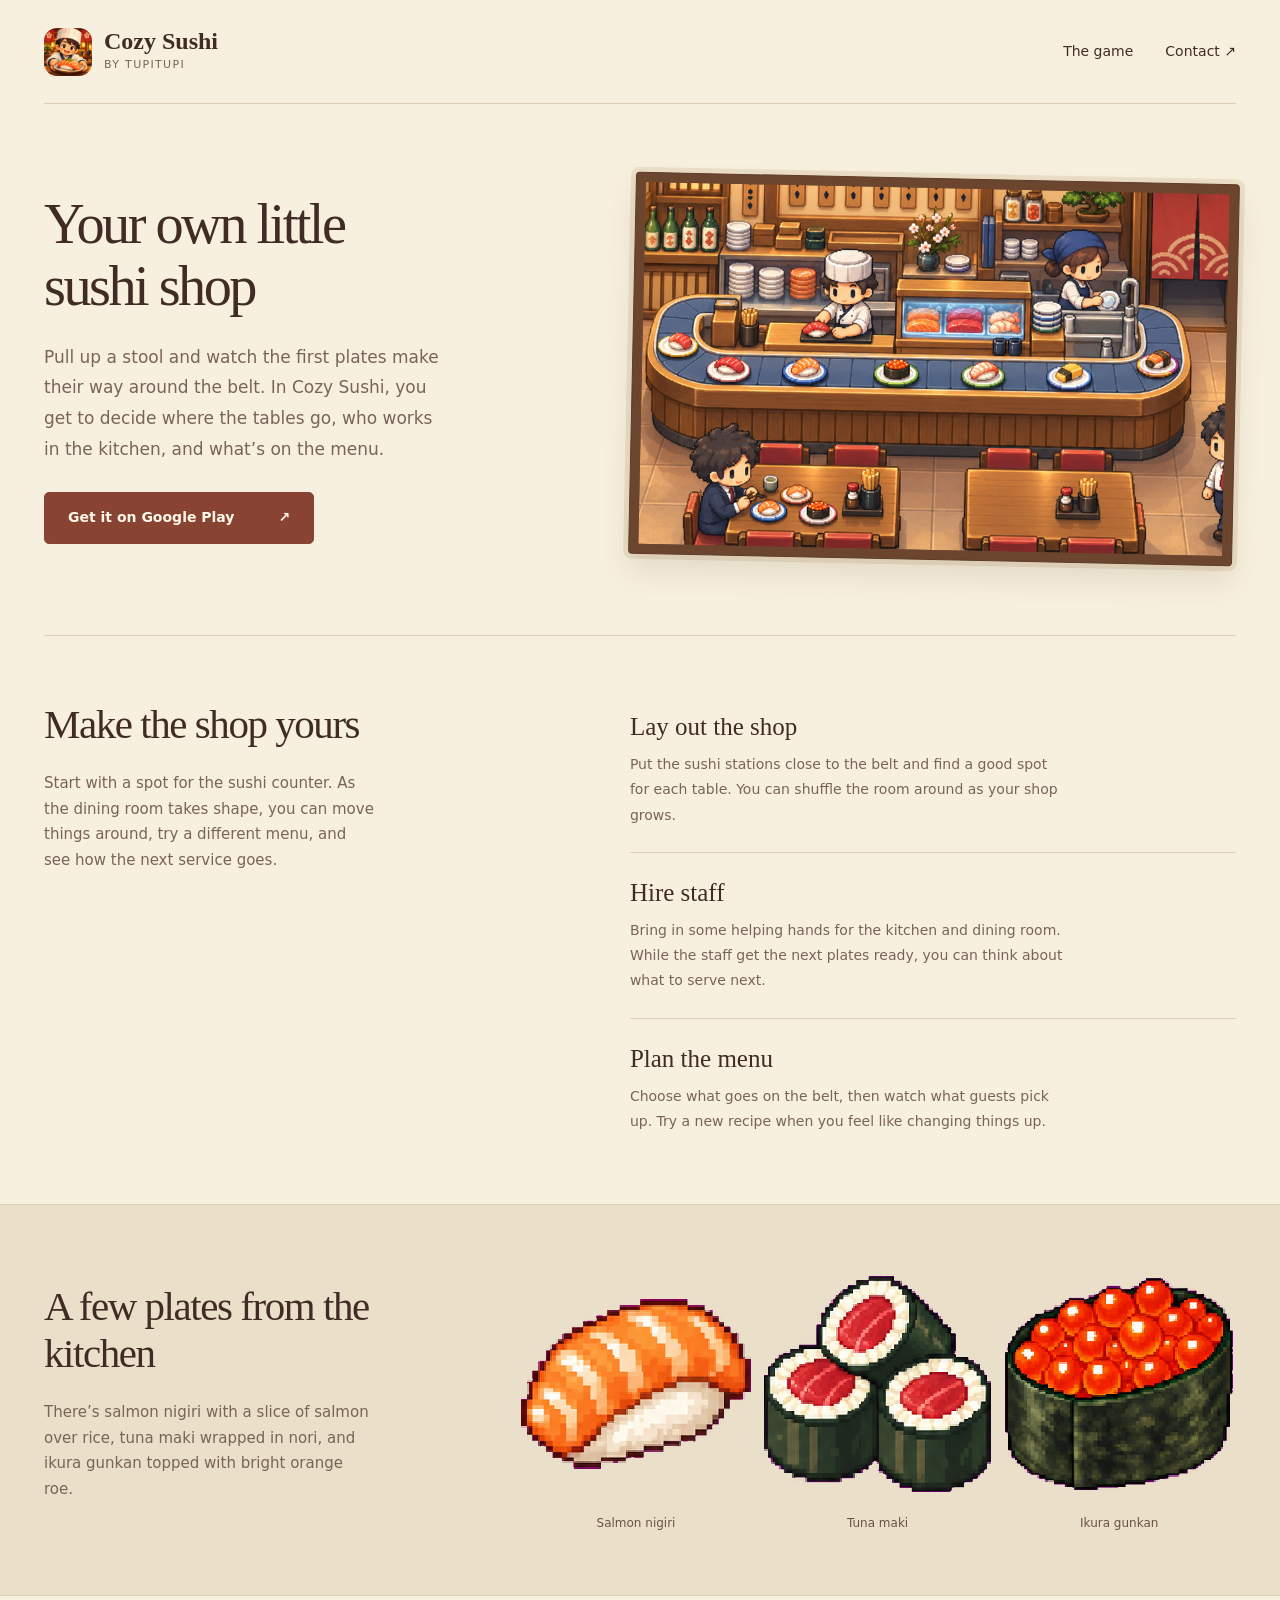
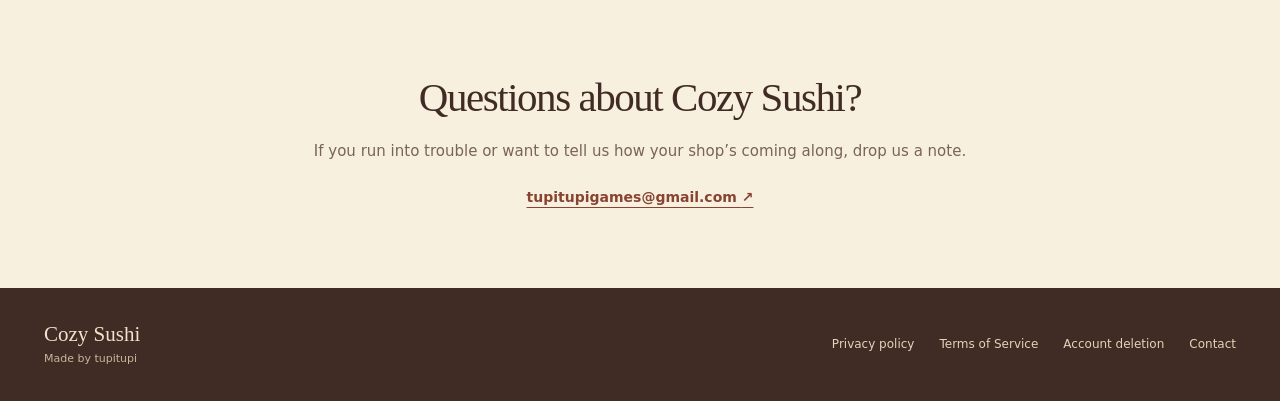
<file: cozysushi/index.html>
<!doctype html>
<html lang="en">
<head>
  <meta charset="utf-8">
  <meta name="viewport" content="width=device-width, initial-scale=1">
  <meta name="description" content="Open a little conveyor-belt sushi shop in Cozy Sushi. Set out the tables, hire a kitchen crew, and find out which rolls your regulars reach for first.">
  <meta name="theme-color" content="#f8f0df">
  <meta property="og:type" content="website">
  <meta property="og:title" content="Cozy Sushi | Conveyor-belt sushi restaurant game">
  <meta property="og:description" content="Open a little conveyor-belt sushi shop in Cozy Sushi. Set out the tables, hire a kitchen crew, and find out which rolls your regulars reach for first.">
  <meta property="og:url" content="https://tupitupigames.github.io/cozysushi/">
  <meta property="og:image" content="https://tupitupigames.github.io/cozysushi/assets/restaurant.png">
  <link rel="icon" type="image/png" href="assets/icon.png">
  <link rel="canonical" href="https://tupitupigames.github.io/cozysushi/">
  <link rel="stylesheet" href="landing.css">
  <title>Cozy Sushi | Conveyor-belt sushi restaurant game</title>
</head>
<body>
  <a class="skip" href="#main">Skip to content</a>
  <header class="site-header wrap">
    <a class="brand" href="./" aria-label="Cozy Sushi home"><img src="assets/icon.png" alt="" width="48" height="48"><span>Cozy Sushi<small>by tupitupi</small></span></a>
    <nav aria-label="Main"><a href="#restaurant">The game</a><a href="mailto:tupitupigames@gmail.com">Contact <span aria-hidden="true">↗</span></a></nav>
  </header>
  <main id="main">
    <section class="hero wrap" aria-labelledby="hero-title">
      <div class="hero-copy">
        <h1 id="hero-title">Your own little<br>sushi shop</h1>
        <p class="lead">Pull up a stool and watch the first plates make their way around the belt. In Cozy Sushi, you get to decide where the tables go, who works in the kitchen, and what’s on the menu.</p>
        <a class="button" href="https://play.google.com/store/apps/details?id=com.tupitupi.cozysushi">Get it on Google Play <span aria-hidden="true">↗</span></a>
      </div>
      <figure class="hero-picture">
        <div class="picture-frame"><img src="assets/restaurant.png" alt="Cozy Sushi restaurant illustration: a chef prepares sushi as plates circle a conveyor in a warm wooden dining room." width="1024" height="500" fetchpriority="high"></div>
      </figure>
    </section>
    <section id="restaurant" class="restaurant wrap" aria-labelledby="restaurant-title">
      <div class="section-heading"><h2 id="restaurant-title">Make the shop yours</h2><p>Start with a spot for the sushi counter. As the dining room takes shape, you can move things around, try a different menu, and see how the next service goes.</p></div>
      <div class="restaurant-steps">
        <article><h3>Lay out the shop</h3><p>Put the sushi stations close to the belt and find a good spot for each table. You can shuffle the room around as your shop grows.</p></article>
        <article><h3>Hire staff</h3><p>Bring in some helping hands for the kitchen and dining room. While the staff get the next plates ready, you can think about what to serve next.</p></article>
        <article><h3>Plan the menu</h3><p>Choose what goes on the belt, then watch what guests pick up. Try a new recipe when you feel like changing things up.</p></article>
      </div>
    </section>
    <section class="menu-section" aria-labelledby="menu-title">
      <div class="menu-inner wrap">
        <div class="menu-copy"><h2 id="menu-title">A few plates from the kitchen</h2><p>There’s salmon nigiri with a slice of salmon over rice, tuna maki wrapped in nori, and ikura gunkan topped with bright orange roe.</p></div>
        <div class="menu-dishes">
          <figure><img src="assets/salmon-nigiri.png" alt="Pixel-art salmon nigiri" width="256" height="256" loading="lazy"><figcaption>Salmon nigiri</figcaption></figure>
          <figure><img src="assets/tuna-maki.png" alt="Pixel-art tuna maki" width="256" height="256" loading="lazy"><figcaption>Tuna maki</figcaption></figure>
          <figure><img src="assets/ikura-gunkan.png" alt="Pixel-art ikura gunkan" width="256" height="256" loading="lazy"><figcaption>Ikura gunkan</figcaption></figure>
        </div>
      </div>
    </section>
    <section class="closing wrap" aria-labelledby="closing-title"><h2 id="closing-title">Questions about Cozy Sushi?</h2><p>If you run into trouble or want to tell us how your shop’s coming along, drop us a note.</p><a class="text-link" href="mailto:tupitupigames@gmail.com">tupitupigames@gmail.com <span aria-hidden="true">↗</span></a></section>
  </main>
  <footer class="site-footer"><div class="wrap footer-inner"><span class="footer-brand">Cozy Sushi <small>Made by tupitupi</small></span><nav aria-label="Legal and support"><a href="privacy.html">Privacy policy</a><a href="terms.html">Terms of Service</a><a href="account-deletion.html">Account deletion</a><a href="mailto:tupitupigames@gmail.com">Contact</a></nav></div></footer>
</body>
</html>
</file>
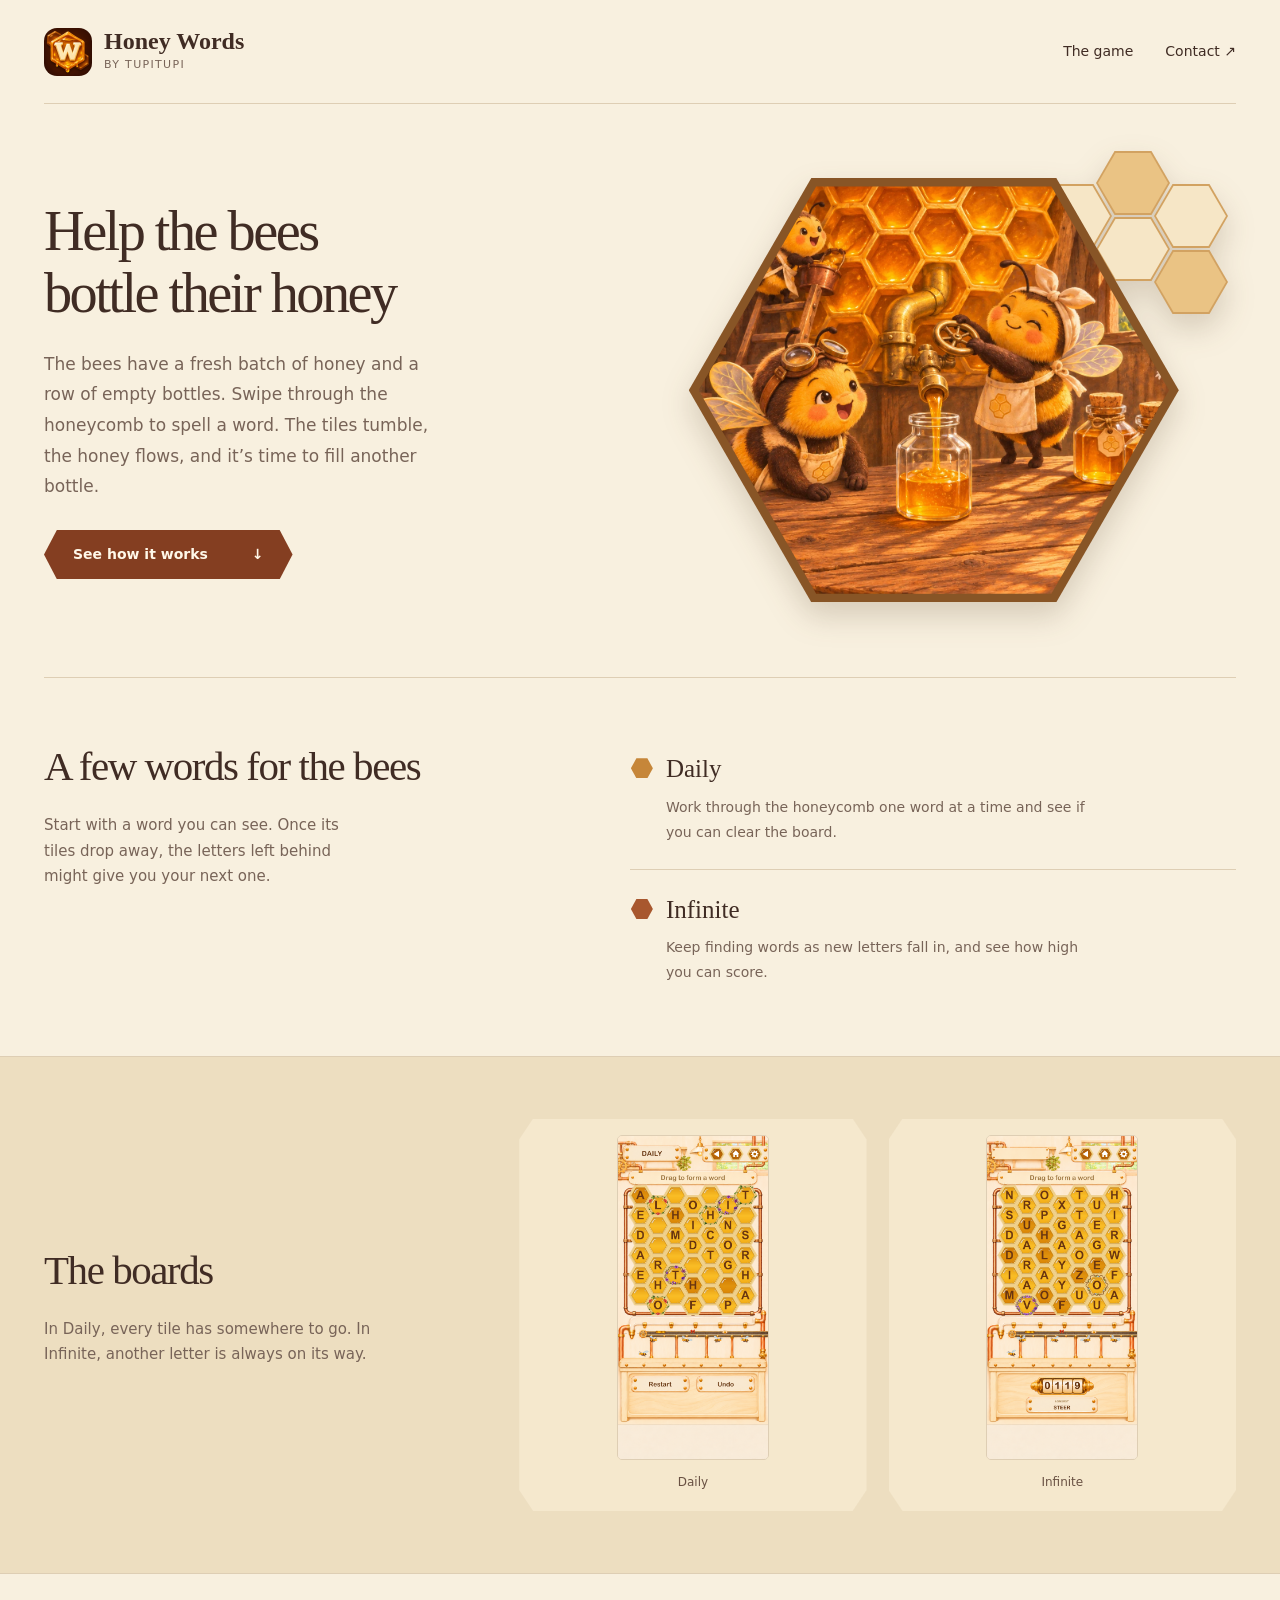
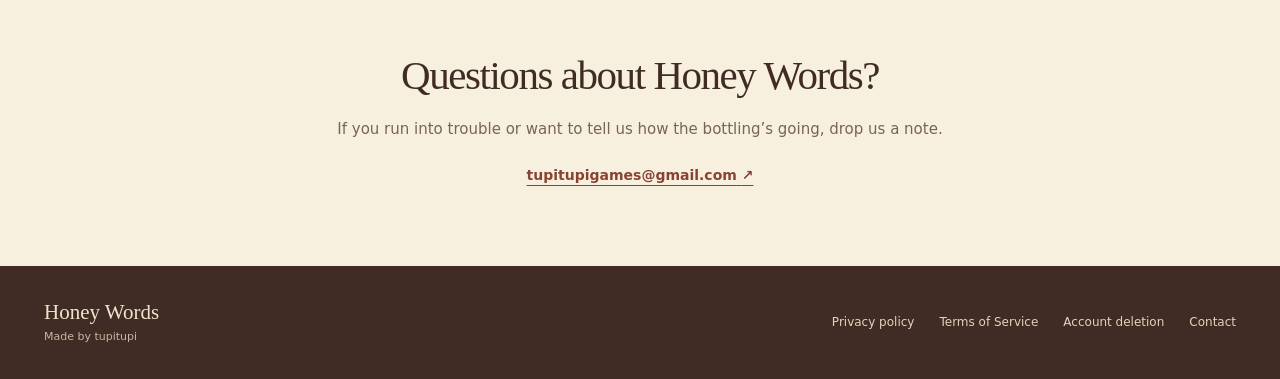
<file: honeywords/index.html>
<!doctype html>
<html lang="en">
<head>
  <meta charset="utf-8">
  <meta name="viewport" content="width=device-width, initial-scale=1">
  <meta name="description" content="Help the bees bottle their honey in Honey Words, a honeycomb word puzzle by tupitupi.">
  <meta name="theme-color" content="#f8f0df">
  <meta property="og:type" content="website">
  <meta property="og:title" content="Honey Words | Honeycomb word puzzle">
  <meta property="og:description" content="Help the bees bottle their honey in Honey Words, a honeycomb word puzzle by tupitupi.">
  <meta property="og:url" content="https://tupitupigames.github.io/honeywords/">
  <meta property="og:image" content="https://tupitupigames.github.io/honeywords/honey-workshop.webp">
  <link rel="icon" type="image/png" href="icon.png">
  <link rel="canonical" href="https://tupitupigames.github.io/honeywords/">
  <link rel="stylesheet" href="style.css">
  <title>Honey Words | Honeycomb word puzzle</title>
</head>
<body>
  <a class="skip" href="#main">Skip to content</a>
  <header class="site-header wrap">
    <a class="brand" href="./" aria-label="Honey Words home"><img src="icon.png" alt="" width="48" height="48"><span>Honey Words<small>by tupitupi</small></span></a>
    <nav aria-label="Main"><a href="#the-game">The game</a><a href="mailto:tupitupigames@gmail.com">Contact <span aria-hidden="true">↗</span></a></nav>
  </header>
  <main id="main">
    <section class="hero wrap" aria-labelledby="hero-title">
      <div class="hero-copy">
        <h1 id="hero-title">Help the bees<br>bottle their honey</h1>
        <p class="lead">The bees have a fresh batch of honey and a row of empty bottles. Swipe through the honeycomb to spell a word. The tiles tumble, the honey flows, and it’s time to fill another bottle.</p>
        <a class="button" href="#the-game">See how it works <span aria-hidden="true">↓</span></a>
      </div>
      <figure class="hero-picture">
        <div class="honeycomb" aria-hidden="true"><span></span><span></span><span></span><span></span><span></span></div>
        <div class="picture-frame"><img src="honey-workshop.webp" alt="Three bees bottle honey in a sunny workshop." width="1536" height="1024" fetchpriority="high"></div>
      </figure>
    </section>
    <section id="the-game" class="restaurant wrap" aria-labelledby="game-title">
      <div class="section-heading"><h2 id="game-title">A few words for the bees</h2><p>Start with a word you can see. Once its tiles drop away, the letters left behind might give you your next one.</p></div>
      <div class="restaurant-steps">
        <article><h3>Daily</h3><p>Work through the honeycomb one word at a time and see if you can clear the board.</p></article>
        <article><h3>Infinite</h3><p>Keep finding words as new letters fall in, and see how high you can score.</p></article>
      </div>
    </section>
    <section class="menu-section" aria-labelledby="boards-title">
      <div class="menu-inner wrap">
        <div class="menu-copy"><h2 id="boards-title">The boards</h2><p>In Daily, every tile has somewhere to go. In Infinite, another letter is always on its way.</p></div>
        <div class="menu-dishes game-boards">
          <figure><img src="daily.png" alt="A Daily puzzle in progress" width="540" height="1162" loading="lazy"><figcaption>Daily</figcaption></figure>
          <figure><img src="infinite.png" alt="An Infinite board with a running score" width="540" height="1162" loading="lazy"><figcaption>Infinite</figcaption></figure>
        </div>
      </div>
    </section>
    <section class="closing wrap" aria-labelledby="closing-title"><h2 id="closing-title">Questions about Honey Words?</h2><p>If you run into trouble or want to tell us how the bottling’s going, drop us a note.</p><a class="text-link" href="mailto:tupitupigames@gmail.com">tupitupigames@gmail.com <span aria-hidden="true">↗</span></a></section>
  </main>
  <footer class="site-footer"><div class="wrap footer-inner"><span class="footer-brand">Honey Words <small>Made by tupitupi</small></span><nav aria-label="Legal and support"><a href="privacy.html">Privacy policy</a><a href="terms.html">Terms of Service</a><a href="account-deletion.html">Account deletion</a><a href="contact.html">Contact</a></nav></div></footer>
</body>
</html>
</file>
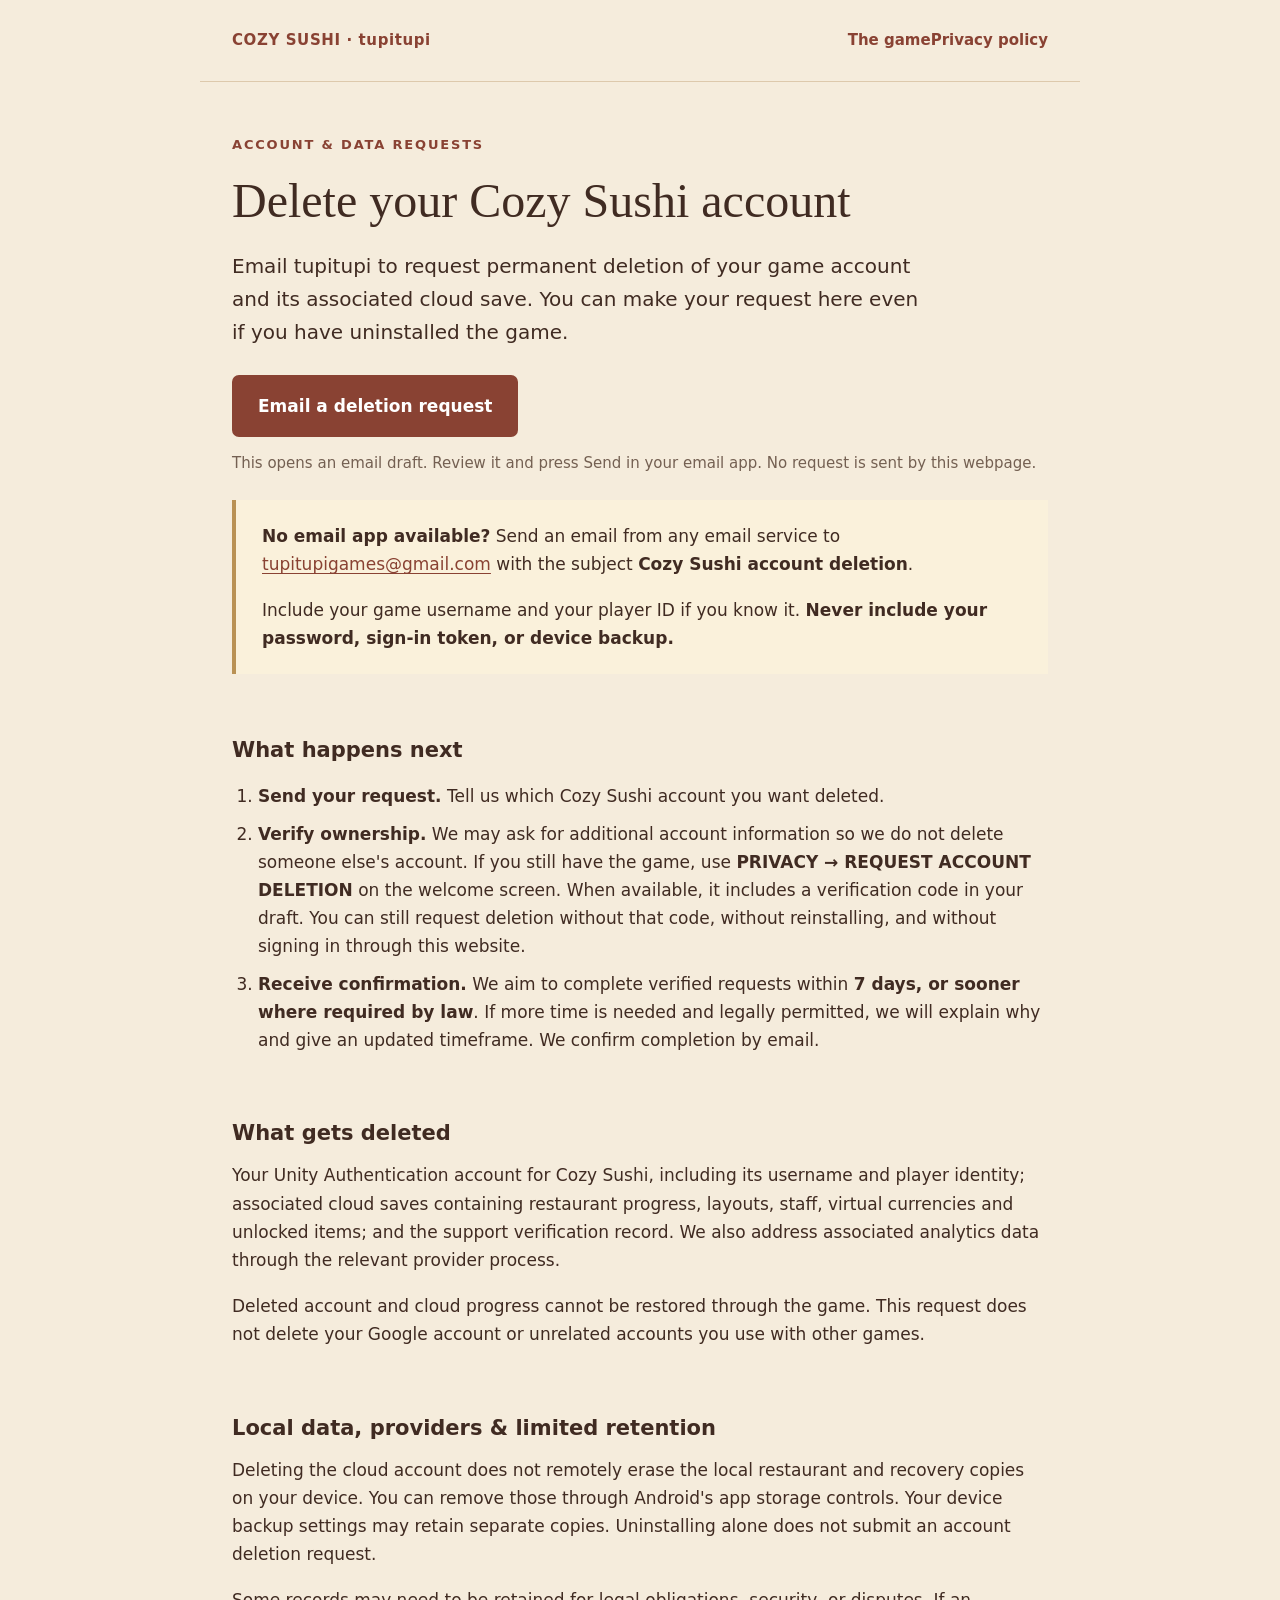
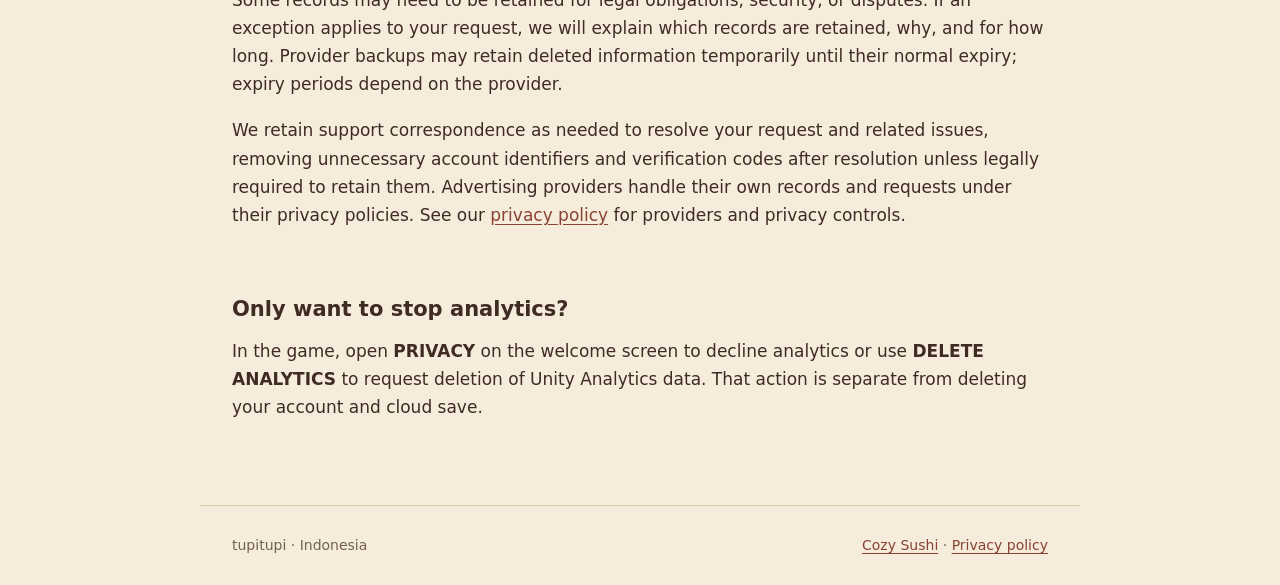
<file: cozysushi/account-deletion.html>
<!doctype html>
<html lang="en">
<head>
  <meta charset="utf-8">
  <meta name="viewport" content="width=device-width, initial-scale=1">
  <meta name="description" content="Request deletion of your Cozy Sushi account and cloud save. Contact tupitupi by email, without installing or signing in to the game.">
  <title>Delete your Cozy Sushi account | tupitupi</title>
  <link rel="stylesheet" href="style.css">
</head>
<body>
  <header><a class="brand" href="./">COZY SUSHI · tupitupi</a><nav aria-label="Main"><a href="./">The game</a><a href="privacy.html">Privacy policy</a></nav></header>
  <main>
    <p class="eyebrow">Account &amp; data requests</p>
    <h1>Delete your Cozy Sushi account</h1>
    <p class="intro">Email tupitupi to request permanent deletion of your game account and its associated cloud save. You can make your request here even if you have uninstalled the game.</p>
    <a class="action" href="mailto:tupitupigames@gmail.com?subject=Cozy%20Sushi%20account%20deletion&amp;body=Hello%20tupitupi%2C%0A%0APlease%20delete%20my%20Cozy%20Sushi%20account%20and%20its%20associated%20cloud%20save.%0A%0AUsername%3A%20%0APlayer%20ID%20%28if%20known%29%3A%20%0AVerification%20code%20%28if%20available%29%3A%20%0A%0AI%20understand%20that%20deleted%20account%20and%20cloud%20progress%20cannot%20be%20restored.%0APlease%20confirm%20completion%20by%20email.">Email a deletion request</a>
    <p class="small">This opens an email draft. Review it and press Send in your email app. No request is sent by this webpage.</p>
    <div class="notice">
      <p><strong>No email app available?</strong> Send an email from any email service to <a class="email" href="mailto:tupitupigames@gmail.com">tupitupigames@gmail.com</a> with the subject <strong>Cozy Sushi account deletion</strong>.</p>
      <p>Include your game username and your player ID if you know it. <strong>Never include your password, sign-in token, or device backup.</strong></p>
    </div>
    <section aria-labelledby="steps">
      <h2 id="steps">What happens next</h2>
      <ol>
        <li><strong>Send your request.</strong> Tell us which Cozy Sushi account you want deleted.</li>
        <li><strong>Verify ownership.</strong> We may ask for additional account information so we do not delete someone else's account. If you still have the game, use <strong>PRIVACY → REQUEST ACCOUNT DELETION</strong> on the welcome screen. When available, it includes a verification code in your draft. You can still request deletion without that code, without reinstalling, and without signing in through this website.</li>
        <li><strong>Receive confirmation.</strong> We aim to complete verified requests within <strong>7 days, or sooner where required by law</strong>. If more time is needed and legally permitted, we will explain why and give an updated timeframe. We confirm completion by email.</li>
      </ol>
    </section>
    <section aria-labelledby="deleted">
      <h2 id="deleted">What gets deleted</h2>
      <p>Your Unity Authentication account for Cozy Sushi, including its username and player identity; associated cloud saves containing restaurant progress, layouts, staff, virtual currencies and unlocked items; and the support verification record. We also address associated analytics data through the relevant provider process.</p>
      <p>Deleted account and cloud progress cannot be restored through the game. This request does not delete your Google account or unrelated accounts you use with other games.</p>
    </section>
    <section aria-labelledby="retained">
      <h2 id="retained">Local data, providers &amp; limited retention</h2>
      <p>Deleting the cloud account does not remotely erase the local restaurant and recovery copies on your device. You can remove those through Android's app storage controls. Your device backup settings may retain separate copies. Uninstalling alone does not submit an account deletion request.</p>
      <p>Some records may need to be retained for legal obligations, security, or disputes. If an exception applies to your request, we will explain which records are retained, why, and for how long. Provider backups may retain deleted information temporarily until their normal expiry; expiry periods depend on the provider.</p>
      <p>We retain support correspondence as needed to resolve your request and related issues, removing unnecessary account identifiers and verification codes after resolution unless legally required to retain them. Advertising providers handle their own records and requests under their privacy policies. See our <a href="privacy.html">privacy policy</a> for providers and privacy controls.</p>
    </section>
    <section aria-labelledby="analytics">
      <h2 id="analytics">Only want to stop analytics?</h2>
      <p>In the game, open <strong>PRIVACY</strong> on the welcome screen to decline analytics or use <strong>DELETE ANALYTICS</strong> to request deletion of Unity Analytics data. That action is separate from deleting your account and cloud save.</p>
    </section>
  </main>
  <footer><span>tupitupi · Indonesia</span><nav aria-label="Legal and support"><a href="./">Cozy Sushi</a> · <a href="privacy.html">Privacy policy</a></nav></footer>
</body>
</html>
</file>
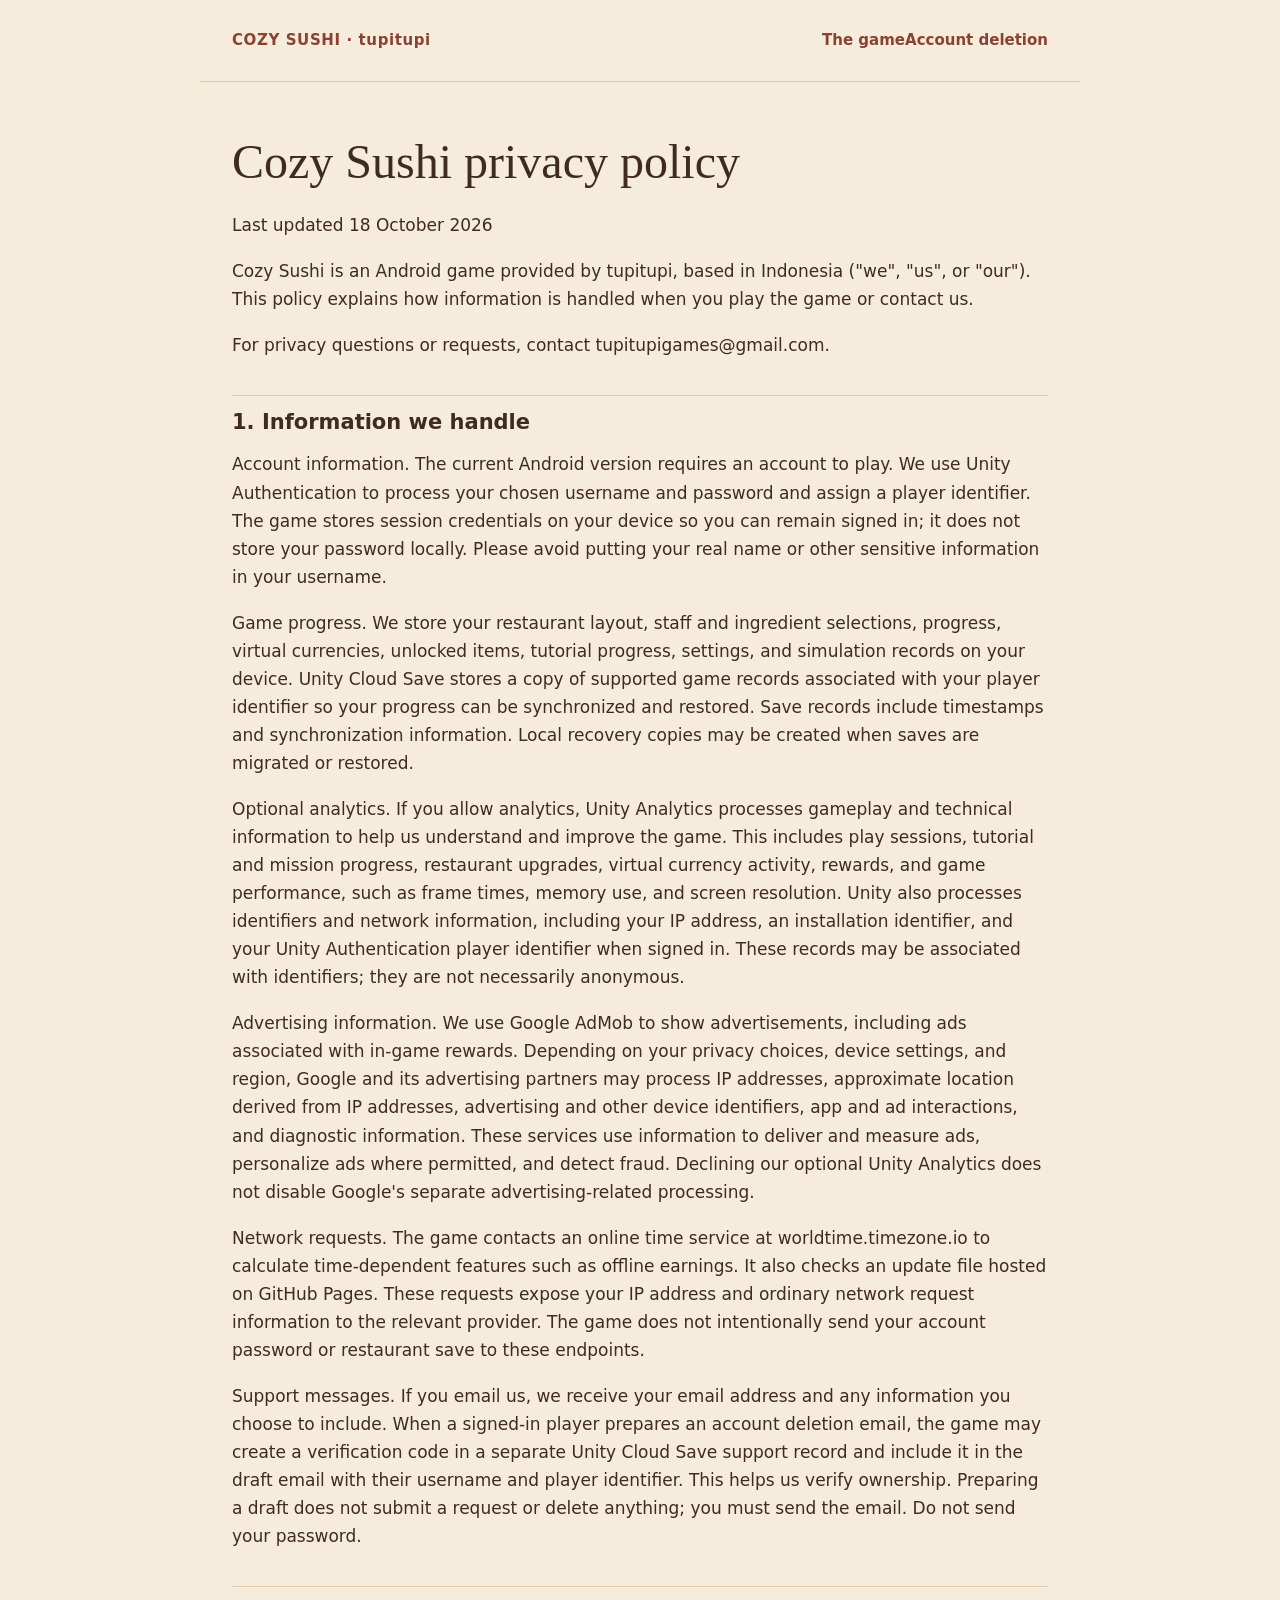
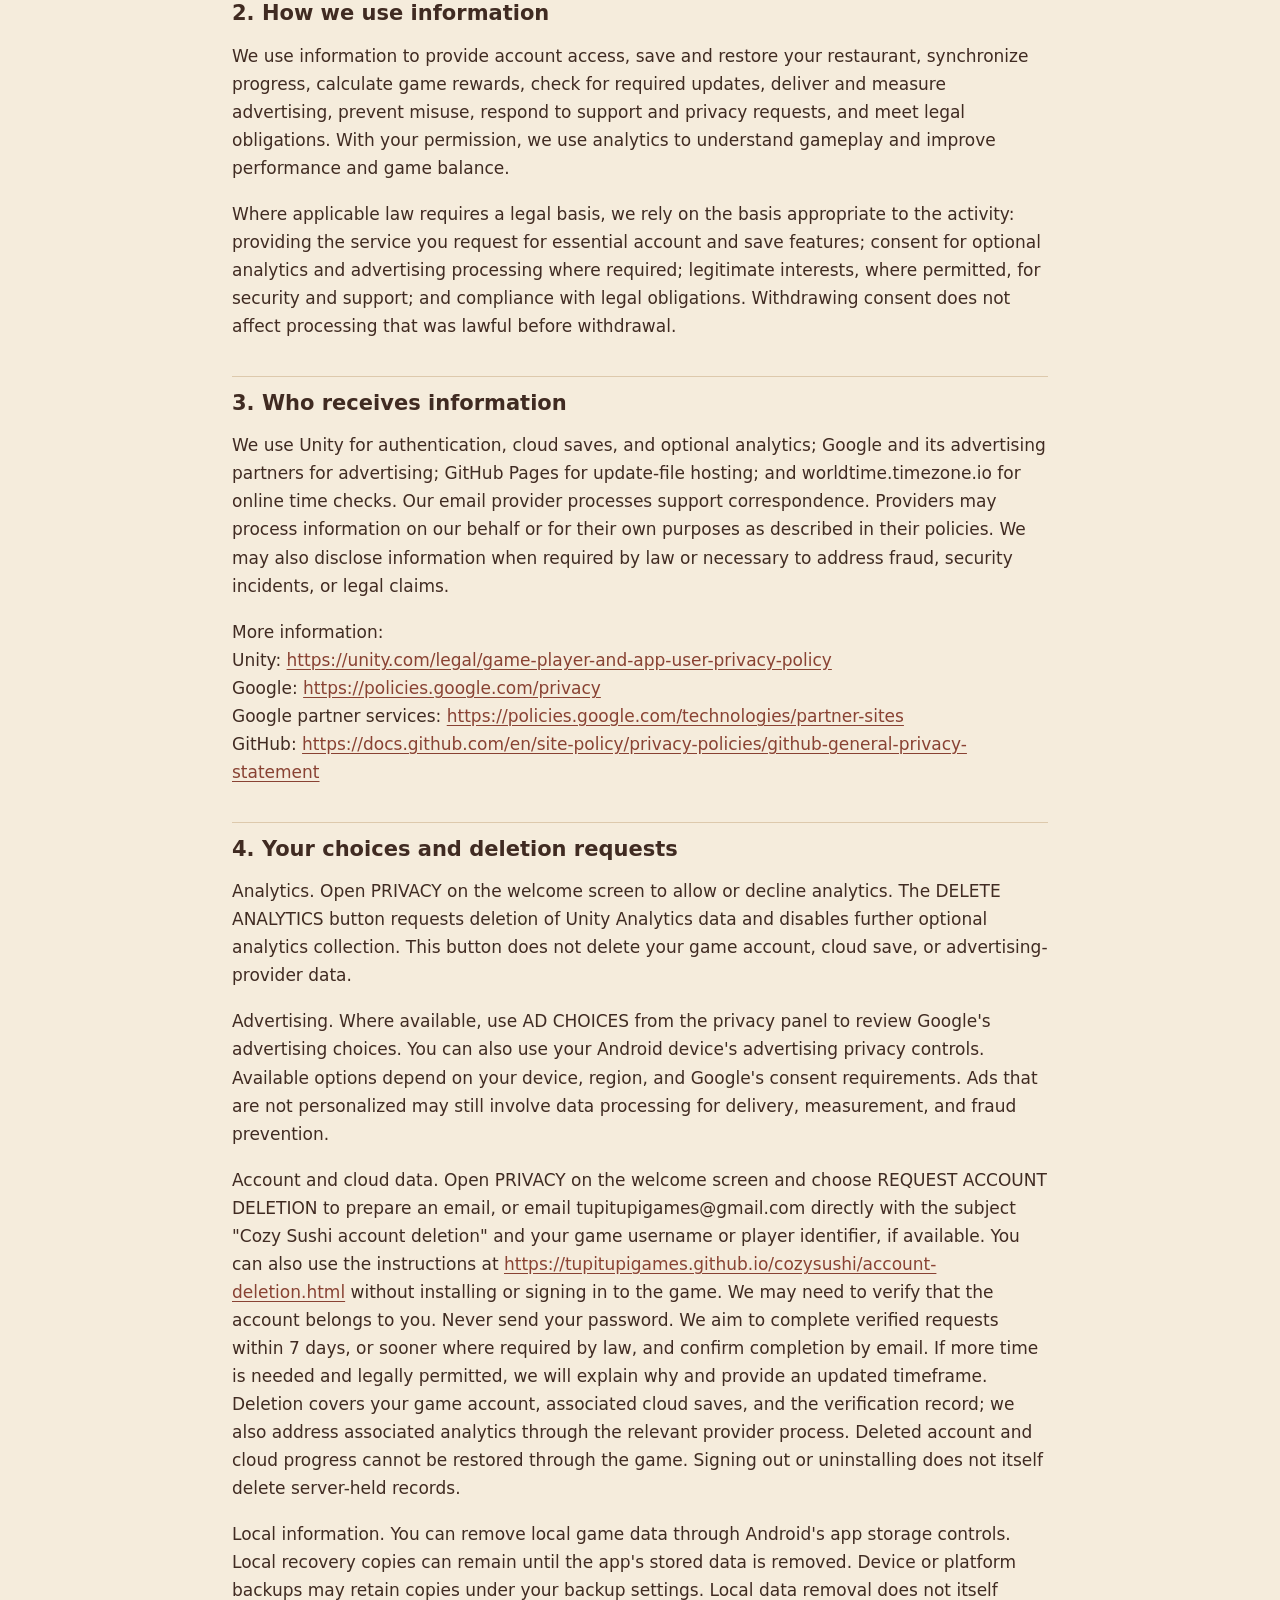
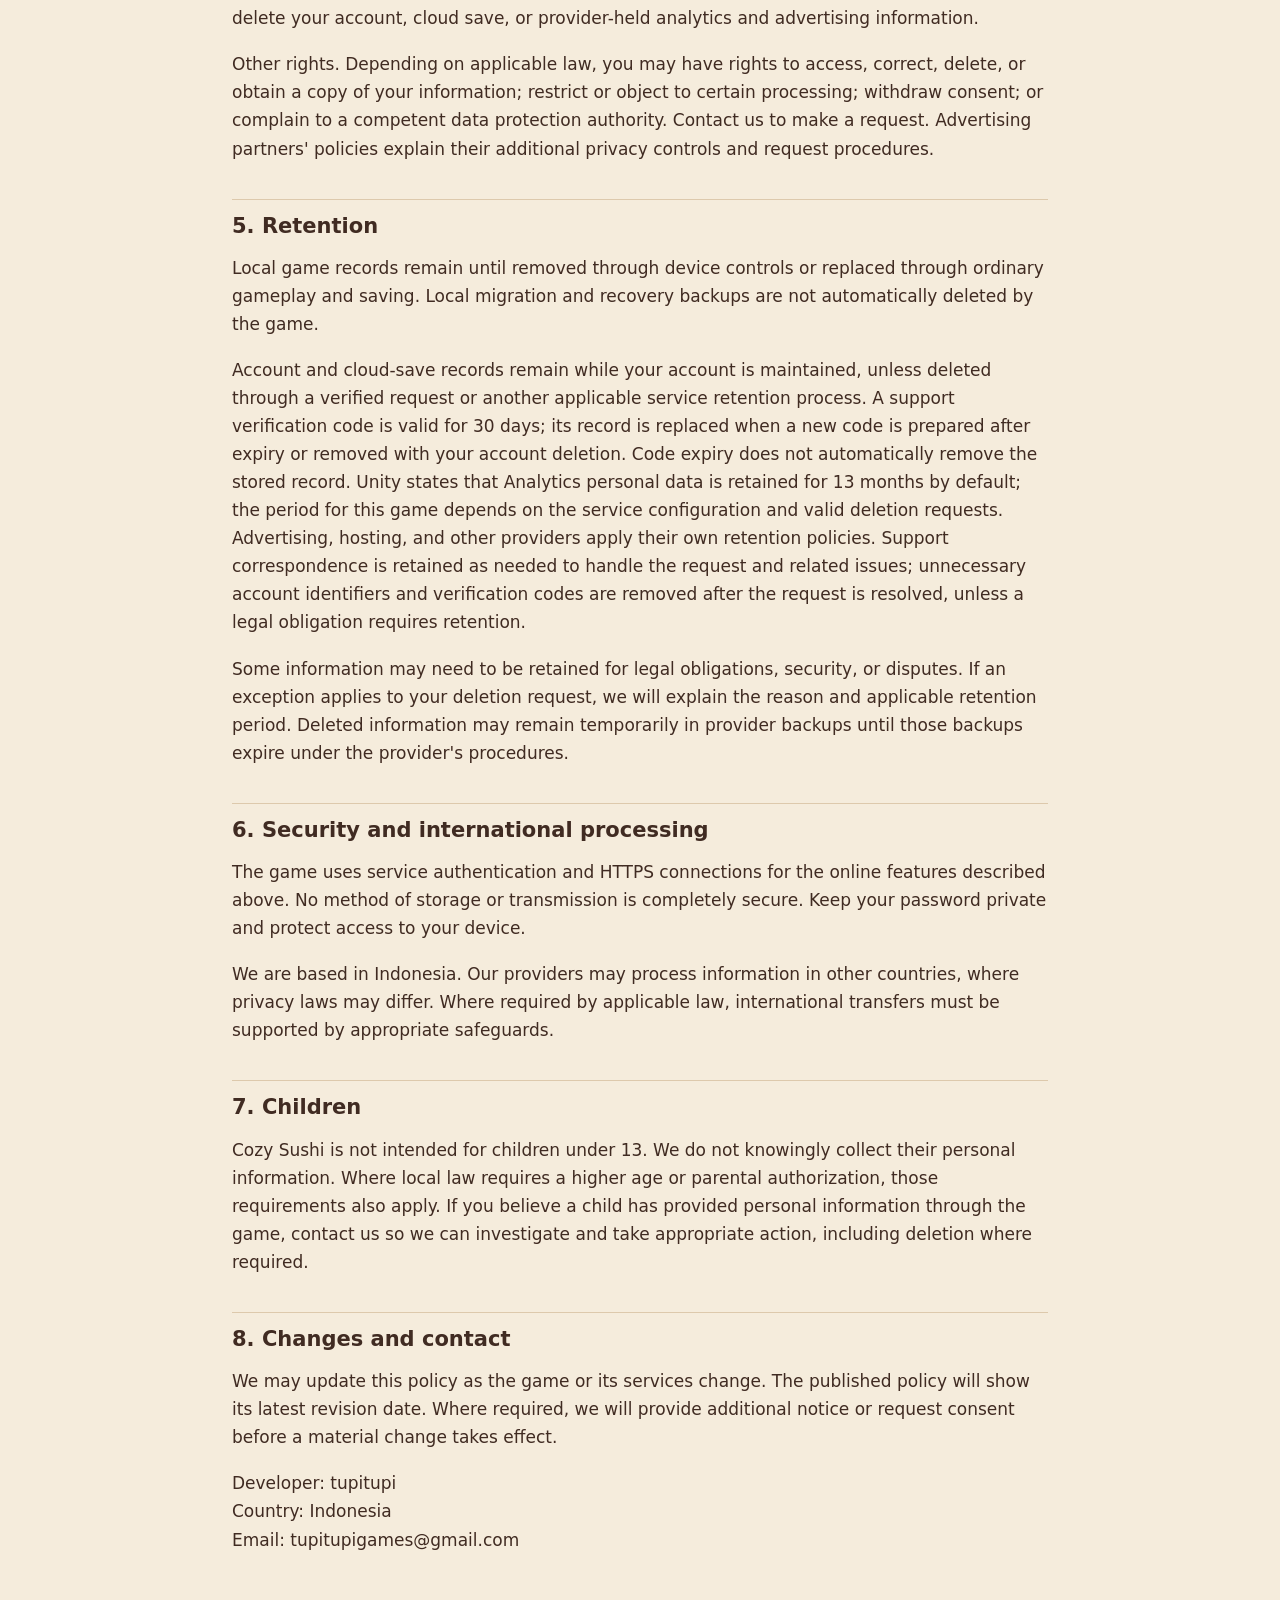
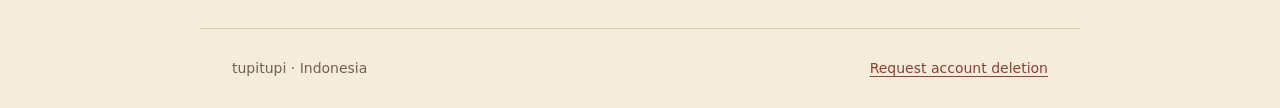
<file: cozysushi/privacy.html>
<!doctype html><html lang="en"><head><meta charset="utf-8"><meta name="viewport" content="width=device-width, initial-scale=1"><meta name="description" content="Cozy Sushi privacy policy: accounts, cloud saves, analytics, advertising, and your choices."><title>Privacy policy | Cozy Sushi by tupitupi</title><link rel="stylesheet" href="style.css"></head><body><header><a class="brand" href="./">COZY SUSHI · tupitupi</a><nav aria-label="Main"><a href="./">The game</a><a href="account-deletion.html">Account deletion</a></nav></header><main class="policy"><h1>Cozy Sushi privacy policy</h1><p>Last updated 18 October 2026</p>
<p>Cozy Sushi is an Android game provided by tupitupi, based in Indonesia (&quot;we&quot;, &quot;us&quot;, or &quot;our&quot;). This policy explains how information is handled when you play the game or contact us.</p>
<p>For privacy questions or requests, contact tupitupigames@gmail.com.</p>
<h2>1. Information we handle</h2>
<p>Account information. The current Android version requires an account to play. We use Unity Authentication to process your chosen username and password and assign a player identifier. The game stores session credentials on your device so you can remain signed in; it does not store your password locally. Please avoid putting your real name or other sensitive information in your username.</p>
<p>Game progress. We store your restaurant layout, staff and ingredient selections, progress, virtual currencies, unlocked items, tutorial progress, settings, and simulation records on your device. Unity Cloud Save stores a copy of supported game records associated with your player identifier so your progress can be synchronized and restored. Save records include timestamps and synchronization information. Local recovery copies may be created when saves are migrated or restored.</p>
<p>Optional analytics. If you allow analytics, Unity Analytics processes gameplay and technical information to help us understand and improve the game. This includes play sessions, tutorial and mission progress, restaurant upgrades, virtual currency activity, rewards, and game performance, such as frame times, memory use, and screen resolution. Unity also processes identifiers and network information, including your IP address, an installation identifier, and your Unity Authentication player identifier when signed in. These records may be associated with identifiers; they are not necessarily anonymous.</p>
<p>Advertising information. We use Google AdMob to show advertisements, including ads associated with in-game rewards. Depending on your privacy choices, device settings, and region, Google and its advertising partners may process IP addresses, approximate location derived from IP addresses, advertising and other device identifiers, app and ad interactions, and diagnostic information. These services use information to deliver and measure ads, personalize ads where permitted, and detect fraud. Declining our optional Unity Analytics does not disable Google's separate advertising-related processing.</p>
<p>Network requests. The game contacts an online time service at worldtime.timezone.io to calculate time-dependent features such as offline earnings. It also checks an update file hosted on GitHub Pages. These requests expose your IP address and ordinary network request information to the relevant provider. The game does not intentionally send your account password or restaurant save to these endpoints.</p>
<p>Support messages. If you email us, we receive your email address and any information you choose to include. When a signed-in player prepares an account deletion email, the game may create a verification code in a separate Unity Cloud Save support record and include it in the draft email with their username and player identifier. This helps us verify ownership. Preparing a draft does not submit a request or delete anything; you must send the email. Do not send your password.</p>
<h2>2. How we use information</h2>
<p>We use information to provide account access, save and restore your restaurant, synchronize progress, calculate game rewards, check for required updates, deliver and measure advertising, prevent misuse, respond to support and privacy requests, and meet legal obligations. With your permission, we use analytics to understand gameplay and improve performance and game balance.</p>
<p>Where applicable law requires a legal basis, we rely on the basis appropriate to the activity: providing the service you request for essential account and save features; consent for optional analytics and advertising processing where required; legitimate interests, where permitted, for security and support; and compliance with legal obligations. Withdrawing consent does not affect processing that was lawful before withdrawal.</p>
<h2>3. Who receives information</h2>
<p>We use Unity for authentication, cloud saves, and optional analytics; Google and its advertising partners for advertising; GitHub Pages for update-file hosting; and worldtime.timezone.io for online time checks. Our email provider processes support correspondence. Providers may process information on our behalf or for their own purposes as described in their policies. We may also disclose information when required by law or necessary to address fraud, security incidents, or legal claims.</p>
<p>More information:<br>Unity: <a href="https://unity.com/legal/game-player-and-app-user-privacy-policy">https://unity.com/legal/game-player-and-app-user-privacy-policy</a><br>Google: <a href="https://policies.google.com/privacy">https://policies.google.com/privacy</a><br>Google partner services: <a href="https://policies.google.com/technologies/partner-sites">https://policies.google.com/technologies/partner-sites</a><br>GitHub: <a href="https://docs.github.com/en/site-policy/privacy-policies/github-general-privacy-statement">https://docs.github.com/en/site-policy/privacy-policies/github-general-privacy-statement</a></p>
<h2>4. Your choices and deletion requests</h2>
<p>Analytics. Open PRIVACY on the welcome screen to allow or decline analytics. The DELETE ANALYTICS button requests deletion of Unity Analytics data and disables further optional analytics collection. This button does not delete your game account, cloud save, or advertising-provider data.</p>
<p>Advertising. Where available, use AD CHOICES from the privacy panel to review Google's advertising choices. You can also use your Android device's advertising privacy controls. Available options depend on your device, region, and Google's consent requirements. Ads that are not personalized may still involve data processing for delivery, measurement, and fraud prevention.</p>
<p>Account and cloud data. Open PRIVACY on the welcome screen and choose REQUEST ACCOUNT DELETION to prepare an email, or email tupitupigames@gmail.com directly with the subject &quot;Cozy Sushi account deletion&quot; and your game username or player identifier, if available. You can also use the instructions at <a href="https://tupitupigames.github.io/cozysushi/account-deletion.html">https://tupitupigames.github.io/cozysushi/account-deletion.html</a> without installing or signing in to the game. We may need to verify that the account belongs to you. Never send your password. We aim to complete verified requests within 7 days, or sooner where required by law, and confirm completion by email. If more time is needed and legally permitted, we will explain why and provide an updated timeframe. Deletion covers your game account, associated cloud saves, and the verification record; we also address associated analytics through the relevant provider process. Deleted account and cloud progress cannot be restored through the game. Signing out or uninstalling does not itself delete server-held records.</p>
<p>Local information. You can remove local game data through Android's app storage controls. Local recovery copies can remain until the app's stored data is removed. Device or platform backups may retain copies under your backup settings. Local data removal does not itself delete your account, cloud save, or provider-held analytics and advertising information.</p>
<p>Other rights. Depending on applicable law, you may have rights to access, correct, delete, or obtain a copy of your information; restrict or object to certain processing; withdraw consent; or complain to a competent data protection authority. Contact us to make a request. Advertising partners' policies explain their additional privacy controls and request procedures.</p>
<h2>5. Retention</h2>
<p>Local game records remain until removed through device controls or replaced through ordinary gameplay and saving. Local migration and recovery backups are not automatically deleted by the game.</p>
<p>Account and cloud-save records remain while your account is maintained, unless deleted through a verified request or another applicable service retention process. A support verification code is valid for 30 days; its record is replaced when a new code is prepared after expiry or removed with your account deletion. Code expiry does not automatically remove the stored record. Unity states that Analytics personal data is retained for 13 months by default; the period for this game depends on the service configuration and valid deletion requests. Advertising, hosting, and other providers apply their own retention policies. Support correspondence is retained as needed to handle the request and related issues; unnecessary account identifiers and verification codes are removed after the request is resolved, unless a legal obligation requires retention.</p>
<p>Some information may need to be retained for legal obligations, security, or disputes. If an exception applies to your deletion request, we will explain the reason and applicable retention period. Deleted information may remain temporarily in provider backups until those backups expire under the provider's procedures.</p>
<h2>6. Security and international processing</h2>
<p>The game uses service authentication and HTTPS connections for the online features described above. No method of storage or transmission is completely secure. Keep your password private and protect access to your device.</p>
<p>We are based in Indonesia. Our providers may process information in other countries, where privacy laws may differ. Where required by applicable law, international transfers must be supported by appropriate safeguards.</p>
<h2>7. Children</h2>
<p>Cozy Sushi is not intended for children under 13. We do not knowingly collect their personal information. Where local law requires a higher age or parental authorization, those requirements also apply. If you believe a child has provided personal information through the game, contact us so we can investigate and take appropriate action, including deletion where required.</p>
<h2>8. Changes and contact</h2>
<p>We may update this policy as the game or its services change. The published policy will show its latest revision date. Where required, we will provide additional notice or request consent before a material change takes effect.</p>
<p>Developer: tupitupi<br>Country: Indonesia<br>Email: tupitupigames@gmail.com</p></main><footer><span>tupitupi · Indonesia</span><a href="account-deletion.html">Request account deletion</a></footer></body></html>
</file>
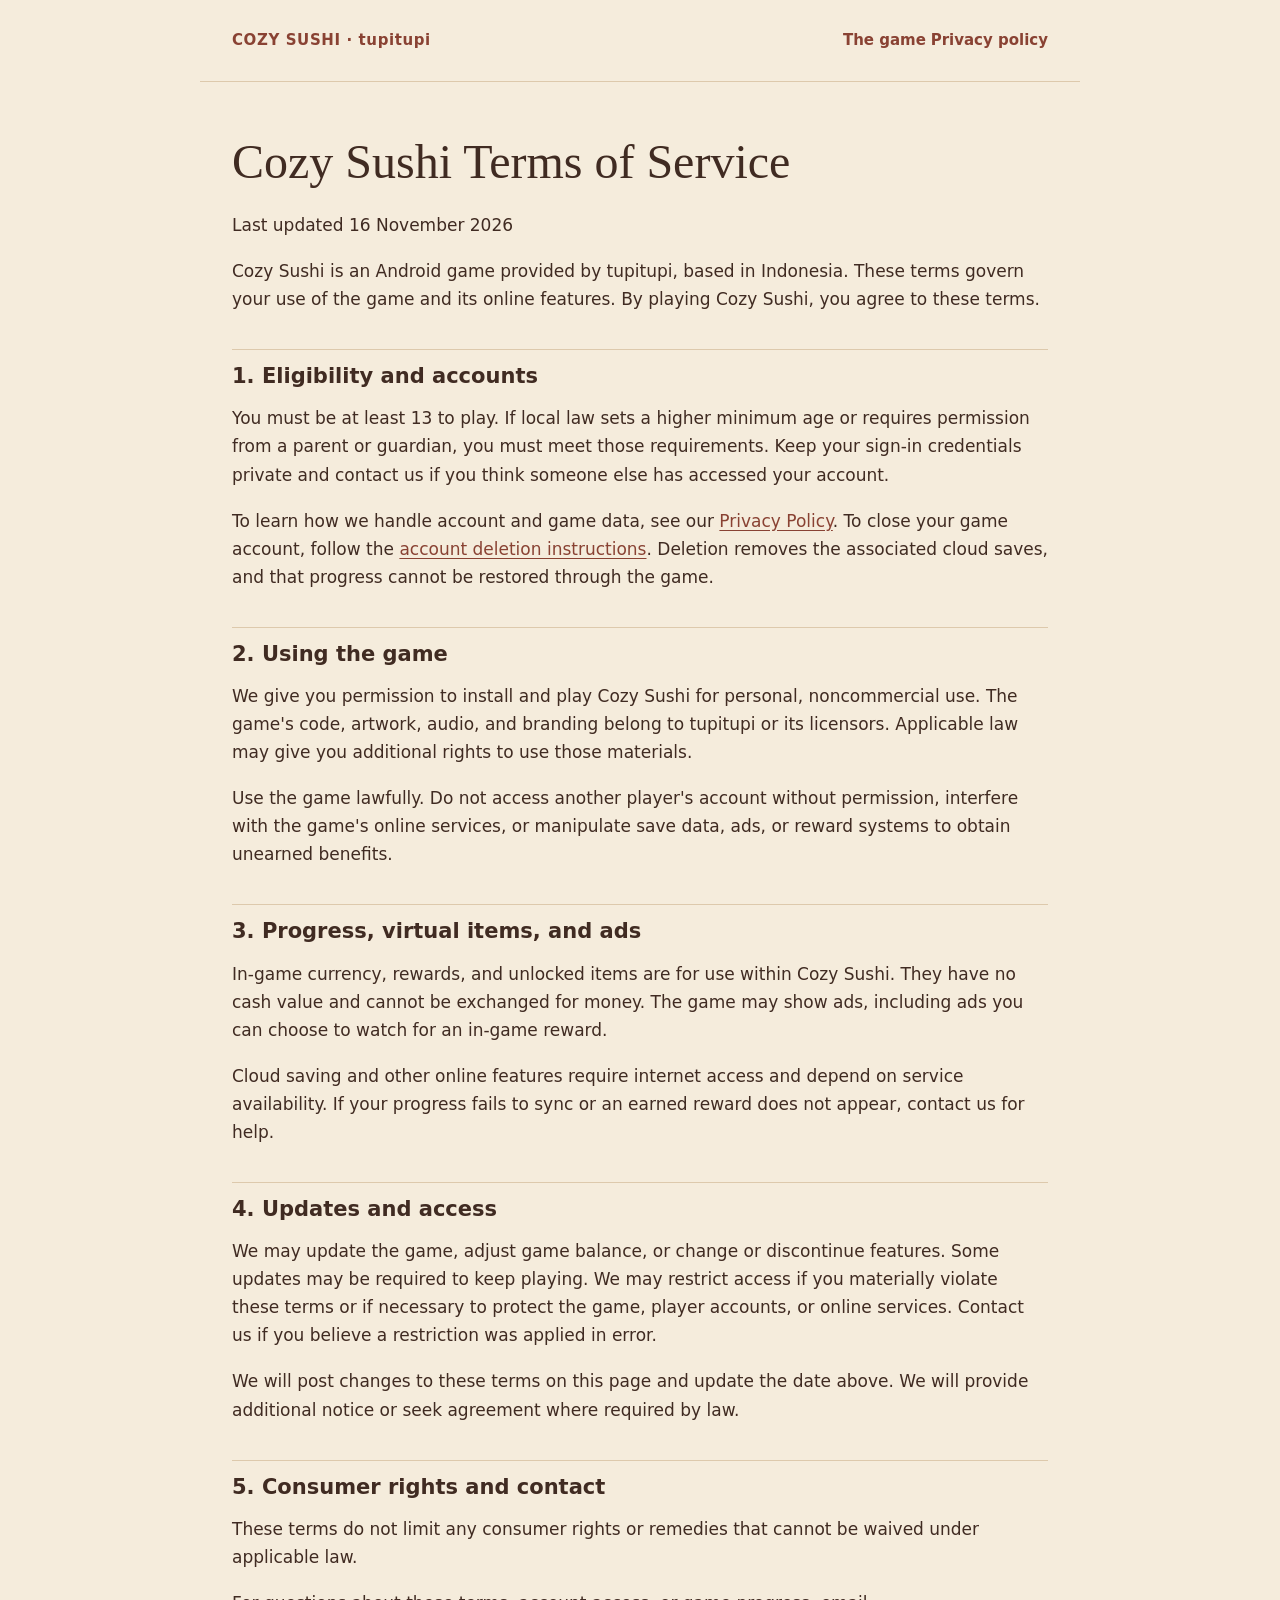
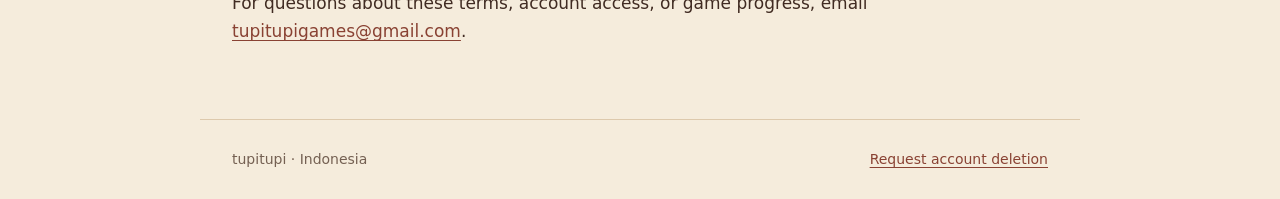
<file: cozysushi/terms.html>
<!doctype html>
<html lang="en">
<head>
  <meta charset="utf-8">
  <meta name="viewport" content="width=device-width, initial-scale=1">
  <meta name="description" content="Terms of service for Cozy Sushi, the Android game by tupitupi.">
  <title>Terms of Service | Cozy Sushi by tupitupi</title>
  <link rel="stylesheet" href="style.css">
</head>
<body>
  <header>
    <a class="brand" href="./">COZY SUSHI · tupitupi</a>
    <nav aria-label="Main">
      <a href="./">The game</a>
      <a href="privacy.html">Privacy policy</a>
    </nav>
  </header>
  <main class="policy">
    <h1>Cozy Sushi Terms of Service</h1>
    <p>Last updated <time datetime="2026-11-16">16 November 2026</time></p>
    <p>Cozy Sushi is an Android game provided by tupitupi, based in Indonesia. These terms govern your use of the game and its online features. By playing Cozy Sushi, you agree to these terms.</p>

    <h2>1. Eligibility and accounts</h2>
    <p>You must be at least 13 to play. If local law sets a higher minimum age or requires permission from a parent or guardian, you must meet those requirements. Keep your sign-in credentials private and contact us if you think someone else has accessed your account.</p>
    <p>To learn how we handle account and game data, see our <a href="privacy.html">Privacy Policy</a>. To close your game account, follow the <a href="account-deletion.html">account deletion instructions</a>. Deletion removes the associated cloud saves, and that progress cannot be restored through the game.</p>

    <h2>2. Using the game</h2>
    <p>We give you permission to install and play Cozy Sushi for personal, noncommercial use. The game's code, artwork, audio, and branding belong to tupitupi or its licensors. Applicable law may give you additional rights to use those materials.</p>
    <p>Use the game lawfully. Do not access another player's account without permission, interfere with the game's online services, or manipulate save data, ads, or reward systems to obtain unearned benefits.</p>

    <h2>3. Progress, virtual items, and ads</h2>
    <p>In-game currency, rewards, and unlocked items are for use within Cozy Sushi. They have no cash value and cannot be exchanged for money. The game may show ads, including ads you can choose to watch for an in-game reward.</p>
    <p>Cloud saving and other online features require internet access and depend on service availability. If your progress fails to sync or an earned reward does not appear, contact us for help.</p>

    <h2>4. Updates and access</h2>
    <p>We may update the game, adjust game balance, or change or discontinue features. Some updates may be required to keep playing. We may restrict access if you materially violate these terms or if necessary to protect the game, player accounts, or online services. Contact us if you believe a restriction was applied in error.</p>
    <p>We will post changes to these terms on this page and update the date above. We will provide additional notice or seek agreement where required by law.</p>

    <h2>5. Consumer rights and contact</h2>
    <p>These terms do not limit any consumer rights or remedies that cannot be waived under applicable law.</p>
    <p>For questions about these terms, account access, or game progress, email <a href="mailto:tupitupigames@gmail.com">tupitupigames@gmail.com</a>.</p>
  </main>
  <footer>
    <span>tupitupi · Indonesia</span>
    <a href="account-deletion.html">Request account deletion</a>
  </footer>
</body>
</html>
</file>
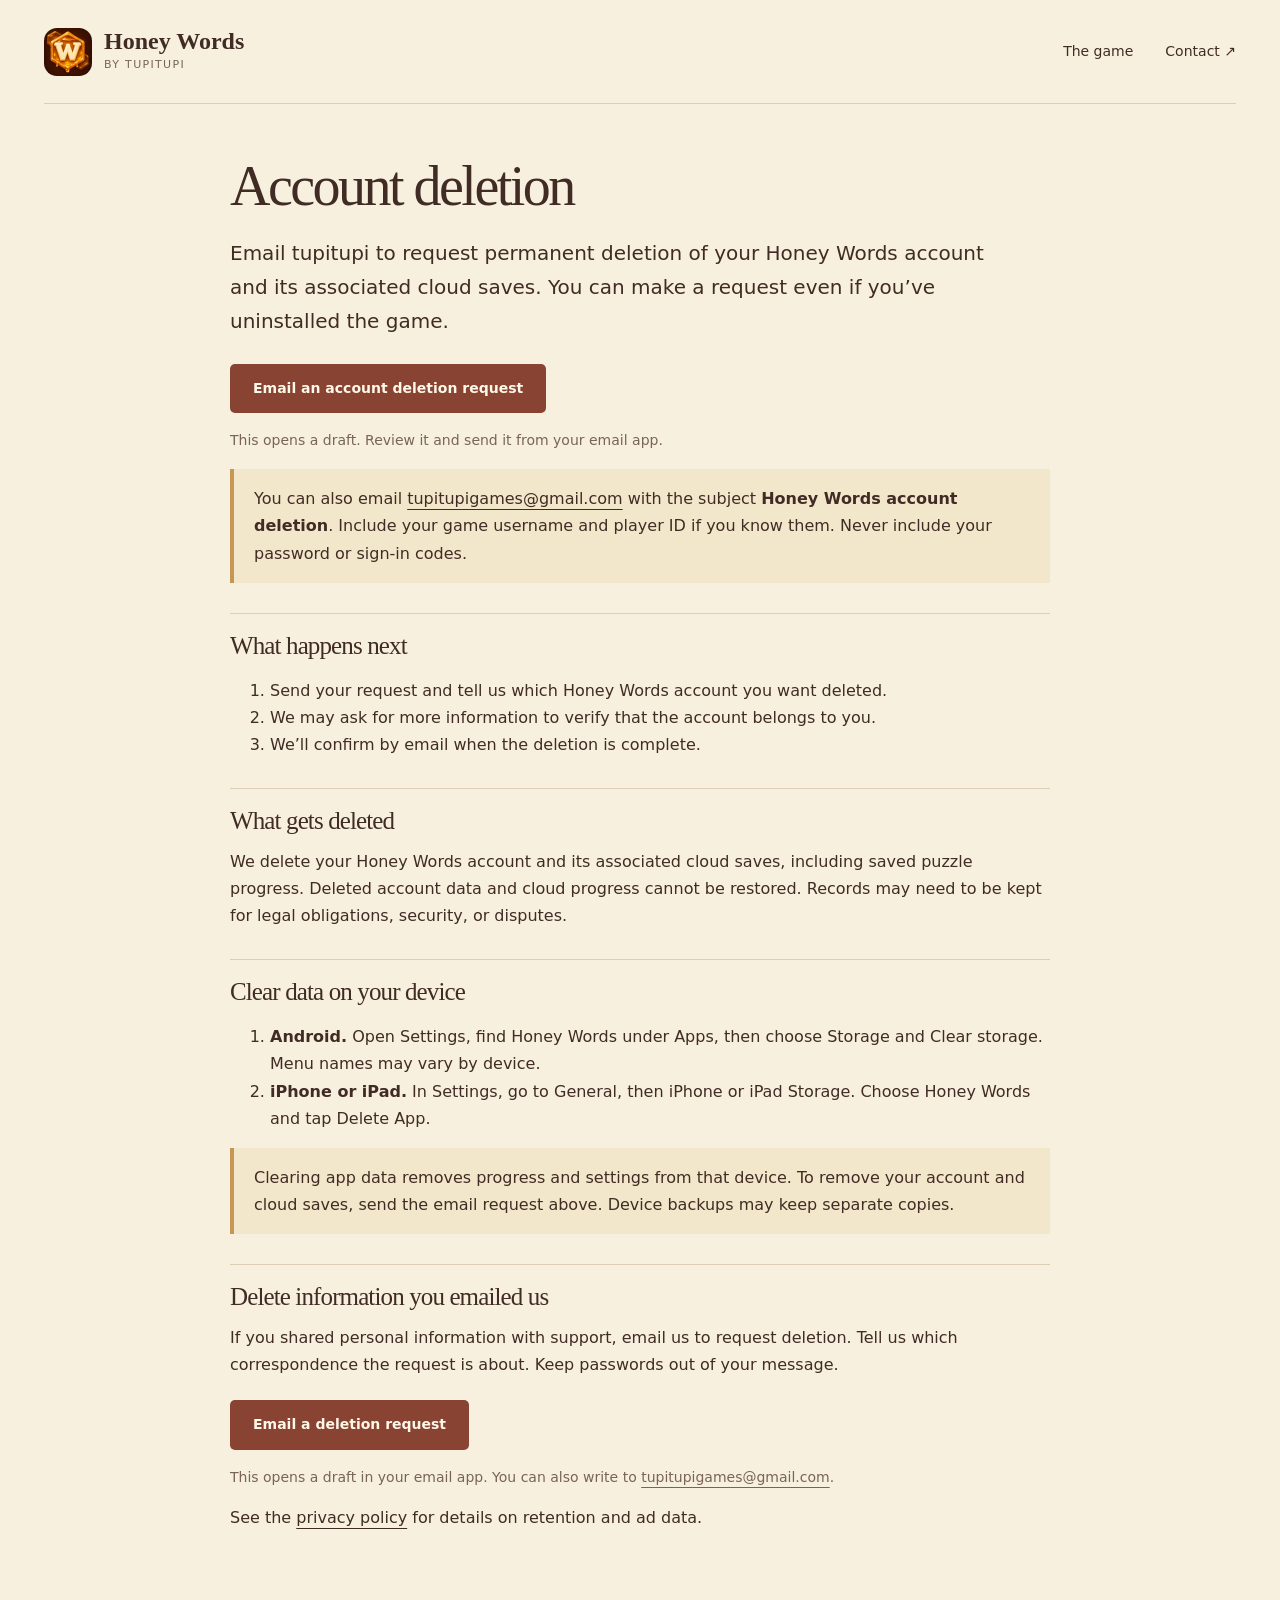
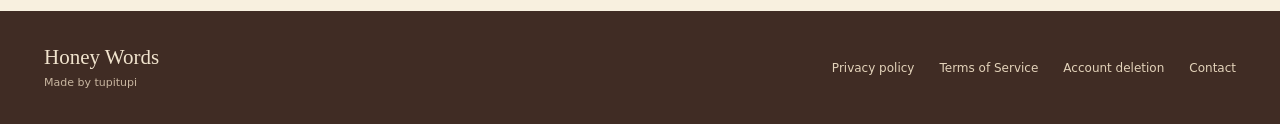
<file: honeywords/account-deletion.html>
<!doctype html>
<html lang="en">
<head>
  <meta charset="utf-8">
  <meta name="viewport" content="width=device-width, initial-scale=1">
  <meta name="description" content="How to clear Honey Words progress and request deletion of support data.">
  <title>Account deletion | Honey Words</title>
  <meta name="theme-color" content="#f8f0df">
  <link rel="icon" type="image/png" href="icon.png">
  <link rel="stylesheet" href="style.css">
</head>
<body>
  <a class="skip" href="#main">Skip to content</a>
  <header class="site-header wrap">
    <a class="brand" href="./" aria-label="Honey Words home"><img src="icon.png" alt="" width="48" height="48"><span>Honey Words<small>by tupitupi</small></span></a>
    <nav aria-label="Main"><a href="./#the-game">The game</a><a href="mailto:tupitupigames@gmail.com">Contact <span aria-hidden="true">↗</span></a></nav>
  </header>
  <main class="policy wrap" id="main">
    <h1>Account deletion</h1>
    <p class="intro">Email tupitupi to request permanent deletion of your Honey Words account and its associated cloud saves. You can make a request even if you’ve uninstalled the game.</p>

    <a class="action" href="mailto:tupitupigames@gmail.com?subject=Honey%20Words%20account%20deletion&amp;body=Hello%20tupitupi%2C%0A%0APlease%20delete%20my%20Honey%20Words%20account%20and%20its%20associated%20cloud%20saves.%0A%0AGame%20username%20%28if%20known%29%3A%0APlayer%20ID%20%28if%20known%29%3A%0A%0APlease%20confirm%20by%20email%20when%20deletion%20is%20complete.">Email an account deletion request</a>
    <p class="small">This opens a draft. Review it and send it from your email app.</p>
    <div class="notice">
      <p>You can also email <a href="mailto:tupitupigames@gmail.com">tupitupigames@gmail.com</a> with the subject <strong>Honey Words account deletion</strong>. Include your game username and player ID if you know them. Never include your password or sign-in codes.</p>
    </div>

    <h2>What happens next</h2>
    <ol>
      <li>Send your request and tell us which Honey Words account you want deleted.</li>
      <li>We may ask for more information to verify that the account belongs to you.</li>
      <li>We’ll confirm by email when the deletion is complete.</li>
    </ol>

    <h2>What gets deleted</h2>
    <p>We delete your Honey Words account and its associated cloud saves, including saved puzzle progress. Deleted account data and cloud progress cannot be restored. Records may need to be kept for legal obligations, security, or disputes.</p>

    <h2>Clear data on your device</h2>
    <ol>
      <li><strong>Android.</strong> Open Settings, find Honey Words under Apps, then choose Storage and Clear storage. Menu names may vary by device.</li>
      <li><strong>iPhone or iPad.</strong> In Settings, go to General, then iPhone or iPad Storage. Choose Honey Words and tap Delete App.</li>
    </ol>
    <div class="notice"><p>Clearing app data removes progress and settings from that device. To remove your account and cloud saves, send the email request above. Device backups may keep separate copies.</p></div>

    <h2>Delete information you emailed us</h2>
    <p>If you shared personal information with support, email us to request deletion. Tell us which correspondence the request is about. Keep passwords out of your message.</p>
    <a class="action" href="mailto:tupitupigames@gmail.com?subject=Honey%20Words%20data%20deletion&amp;body=Hello%20tupitupi%2C%0A%0APlease%20delete%20the%20personal%20information%20I%20shared%20with%20Honey%20Words%20support.%0A%0APrevious%20email%20subject%20or%20approximate%20date%3A%20">Email a deletion request</a>
    <p class="small">This opens a draft in your email app. You can also write to <a href="mailto:tupitupigames@gmail.com">tupitupigames@gmail.com</a>.</p>
    <p>See the <a href="privacy.html">privacy policy</a> for details on retention and ad data.</p>
  </main>
  <footer class="site-footer"><div class="wrap footer-inner"><span class="footer-brand">Honey Words <small>Made by tupitupi</small></span><nav aria-label="Legal and support"><a href="privacy.html">Privacy policy</a><a href="terms.html">Terms of Service</a><a href="account-deletion.html">Account deletion</a><a href="contact.html">Contact</a></nav></div></footer>
</body>
</html>
</file>
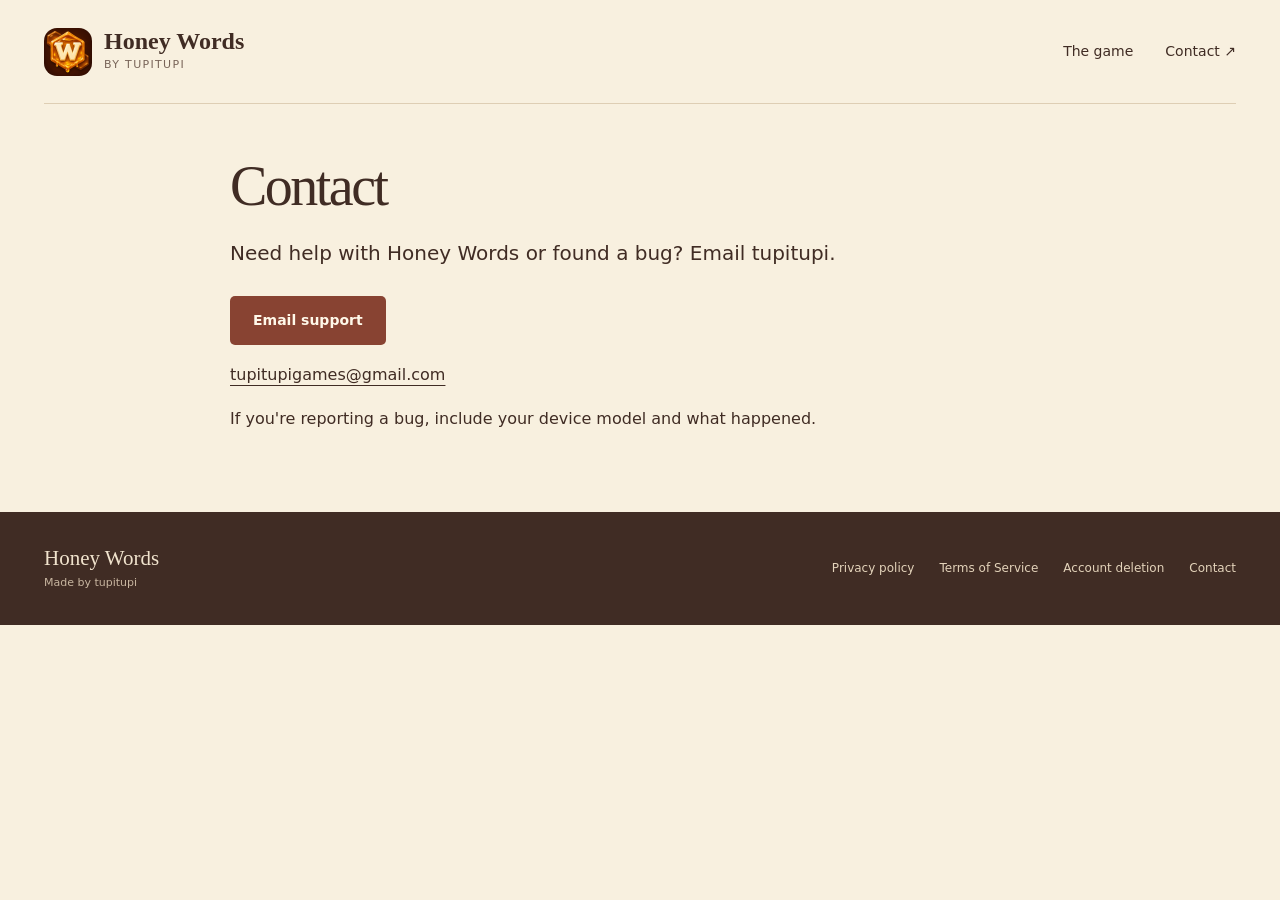
<file: honeywords/contact.html>
<!doctype html>
<html lang="en">
<head>
  <meta charset="utf-8">
  <meta name="viewport" content="width=device-width, initial-scale=1">
  <meta name="description" content="Email tupitupi for help with Honey Words.">
  <title>Contact | Honey Words</title>
  <meta name="theme-color" content="#f8f0df">
  <link rel="icon" type="image/png" href="icon.png">
  <link rel="stylesheet" href="style.css">
</head>
<body>
  <a class="skip" href="#main">Skip to content</a>
  <header class="site-header wrap">
    <a class="brand" href="./" aria-label="Honey Words home"><img src="icon.png" alt="" width="48" height="48"><span>Honey Words<small>by tupitupi</small></span></a>
    <nav aria-label="Main"><a href="./#the-game">The game</a><a href="mailto:tupitupigames@gmail.com">Contact <span aria-hidden="true">↗</span></a></nav>
  </header>
  <main class="policy wrap" id="main">
    <h1>Contact</h1>
    <p class="intro">Need help with Honey Words or found a bug? Email tupitupi.</p>
    <a class="action" href="mailto:tupitupigames@gmail.com?subject=Honey%20Words%20support">Email support</a>
    <p><a href="mailto:tupitupigames@gmail.com">tupitupigames@gmail.com</a></p>
    <p>If you're reporting a bug, include your device model and what happened.</p>
  </main>
  <footer class="site-footer"><div class="wrap footer-inner"><span class="footer-brand">Honey Words <small>Made by tupitupi</small></span><nav aria-label="Legal and support"><a href="privacy.html">Privacy policy</a><a href="terms.html">Terms of Service</a><a href="account-deletion.html">Account deletion</a><a href="contact.html">Contact</a></nav></div></footer>
</body>
</html>
</file>
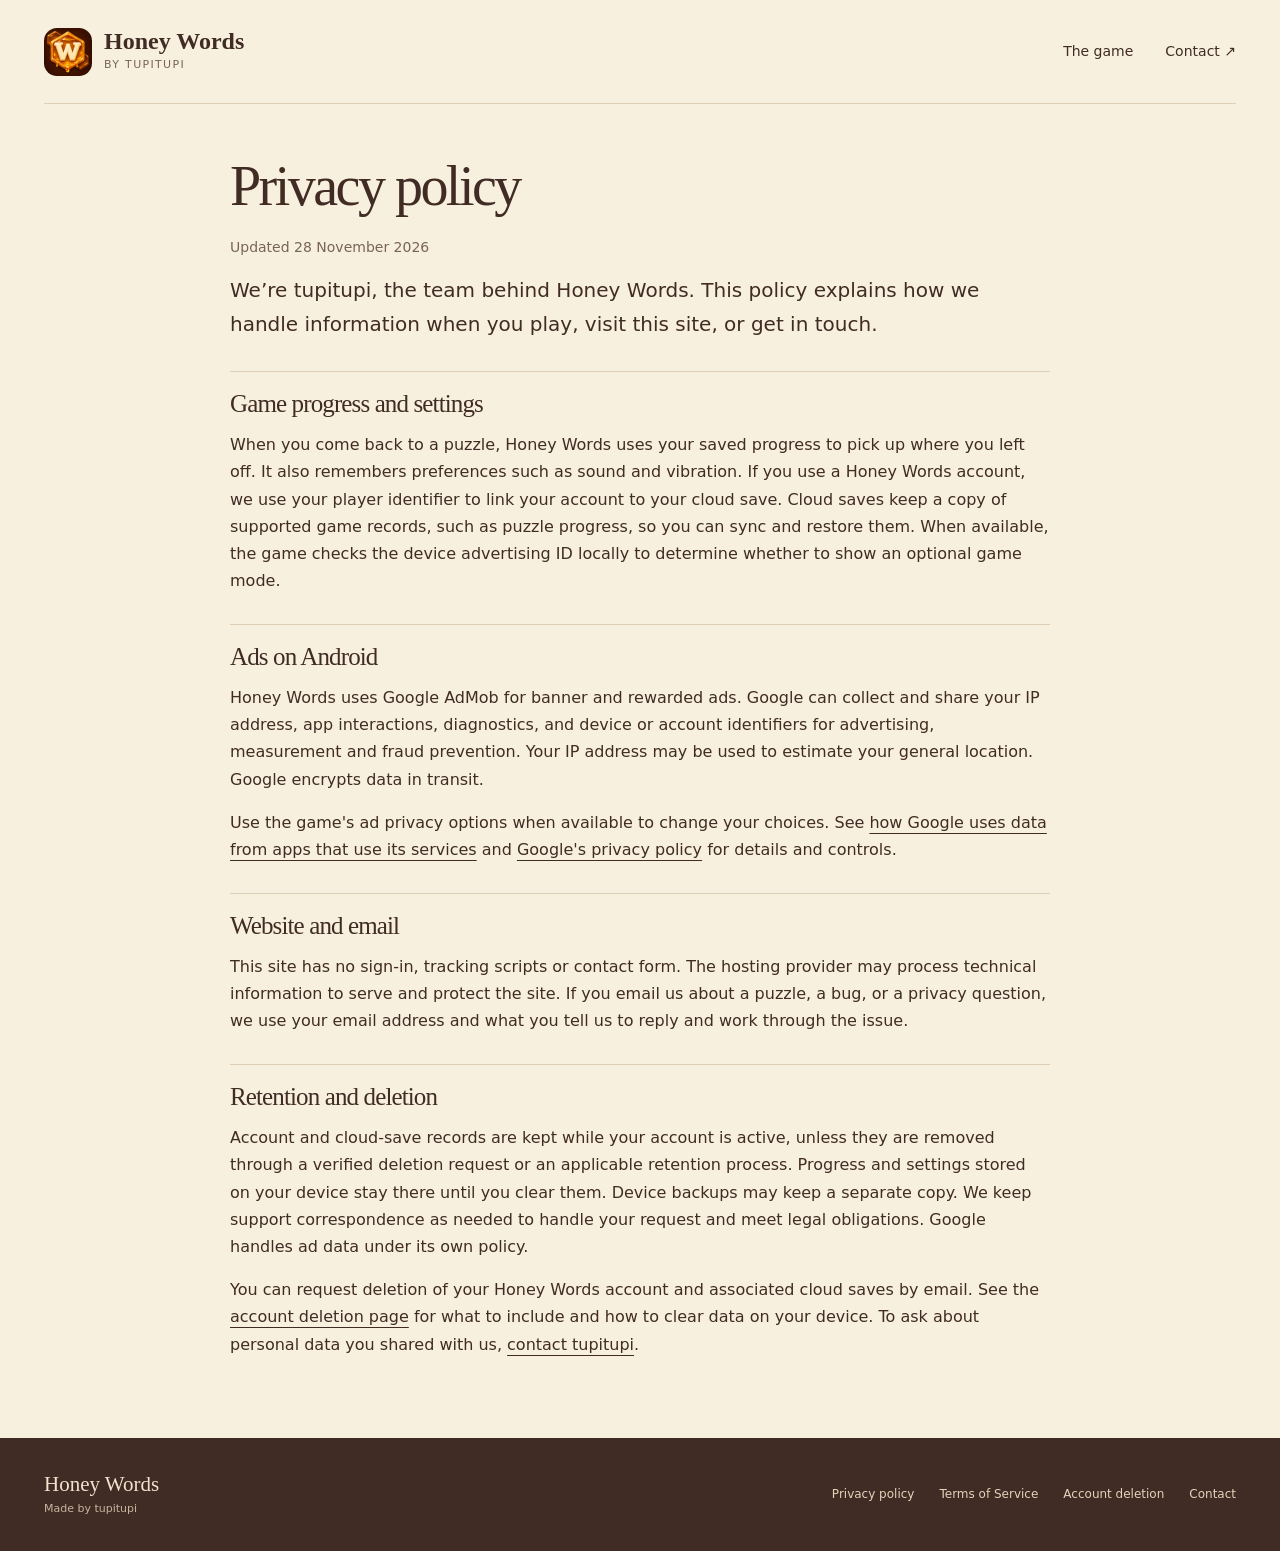
<file: honeywords/privacy.html>
<!doctype html>
<html lang="en">
<head>
  <meta charset="utf-8">
  <meta name="viewport" content="width=device-width, initial-scale=1">
  <meta name="description" content="How Honey Words handles game data, advertising and support email.">
  <title>Privacy policy | Honey Words</title>
  <meta name="theme-color" content="#f8f0df">
  <link rel="icon" type="image/png" href="icon.png">
  <link rel="stylesheet" href="style.css">
</head>
<body>
  <a class="skip" href="#main">Skip to content</a>
  <header class="site-header wrap">
    <a class="brand" href="./" aria-label="Honey Words home"><img src="icon.png" alt="" width="48" height="48"><span>Honey Words<small>by tupitupi</small></span></a>
    <nav aria-label="Main"><a href="./#the-game">The game</a><a href="mailto:tupitupigames@gmail.com">Contact <span aria-hidden="true">↗</span></a></nav>
  </header>
  <main class="policy wrap" id="main">
    <h1>Privacy policy</h1>
    <p class="small">Updated 28 November 2026</p>
    <p class="intro">We’re tupitupi, the team behind Honey Words. This policy explains how we handle information when you play, visit this site, or get in touch.</p>

    <h2>Game progress and settings</h2>
    <p>When you come back to a puzzle, Honey Words uses your saved progress to pick up where you left off. It also remembers preferences such as sound and vibration. If you use a Honey Words account, we use your player identifier to link your account to your cloud save. Cloud saves keep a copy of supported game records, such as puzzle progress, so you can sync and restore them. When available, the game checks the device advertising ID locally to determine whether to show an optional game mode.</p>

    <h2>Ads on Android</h2>
    <p>Honey Words uses Google AdMob for banner and rewarded ads. Google can collect and share your IP address, app interactions, diagnostics, and device or account identifiers for advertising, measurement and fraud prevention. Your IP address may be used to estimate your general location. Google encrypts data in transit.</p>
    <p>Use the game's ad privacy options when available to change your choices. See <a href="https://policies.google.com/technologies/partner-sites">how Google uses data from apps that use its services</a> and <a href="https://policies.google.com/privacy">Google's privacy policy</a> for details and controls.</p>

    <h2>Website and email</h2>
    <p>This site has no sign-in, tracking scripts or contact form. The hosting provider may process technical information to serve and protect the site. If you email us about a puzzle, a bug, or a privacy question, we use your email address and what you tell us to reply and work through the issue.</p>

    <h2>Retention and deletion</h2>
    <p>Account and cloud-save records are kept while your account is active, unless they are removed through a verified deletion request or an applicable retention process. Progress and settings stored on your device stay there until you clear them. Device backups may keep a separate copy. We keep support correspondence as needed to handle your request and meet legal obligations. Google handles ad data under its own policy.</p>
    <p>You can request deletion of your Honey Words account and associated cloud saves by email. See the <a href="account-deletion.html">account deletion page</a> for what to include and how to clear data on your device. To ask about personal data you shared with us, <a href="contact.html">contact tupitupi</a>.</p>
  </main>
  <footer class="site-footer"><div class="wrap footer-inner"><span class="footer-brand">Honey Words <small>Made by tupitupi</small></span><nav aria-label="Legal and support"><a href="privacy.html">Privacy policy</a><a href="terms.html">Terms of Service</a><a href="account-deletion.html">Account deletion</a><a href="contact.html">Contact</a></nav></div></footer>
</body>
</html>
</file>
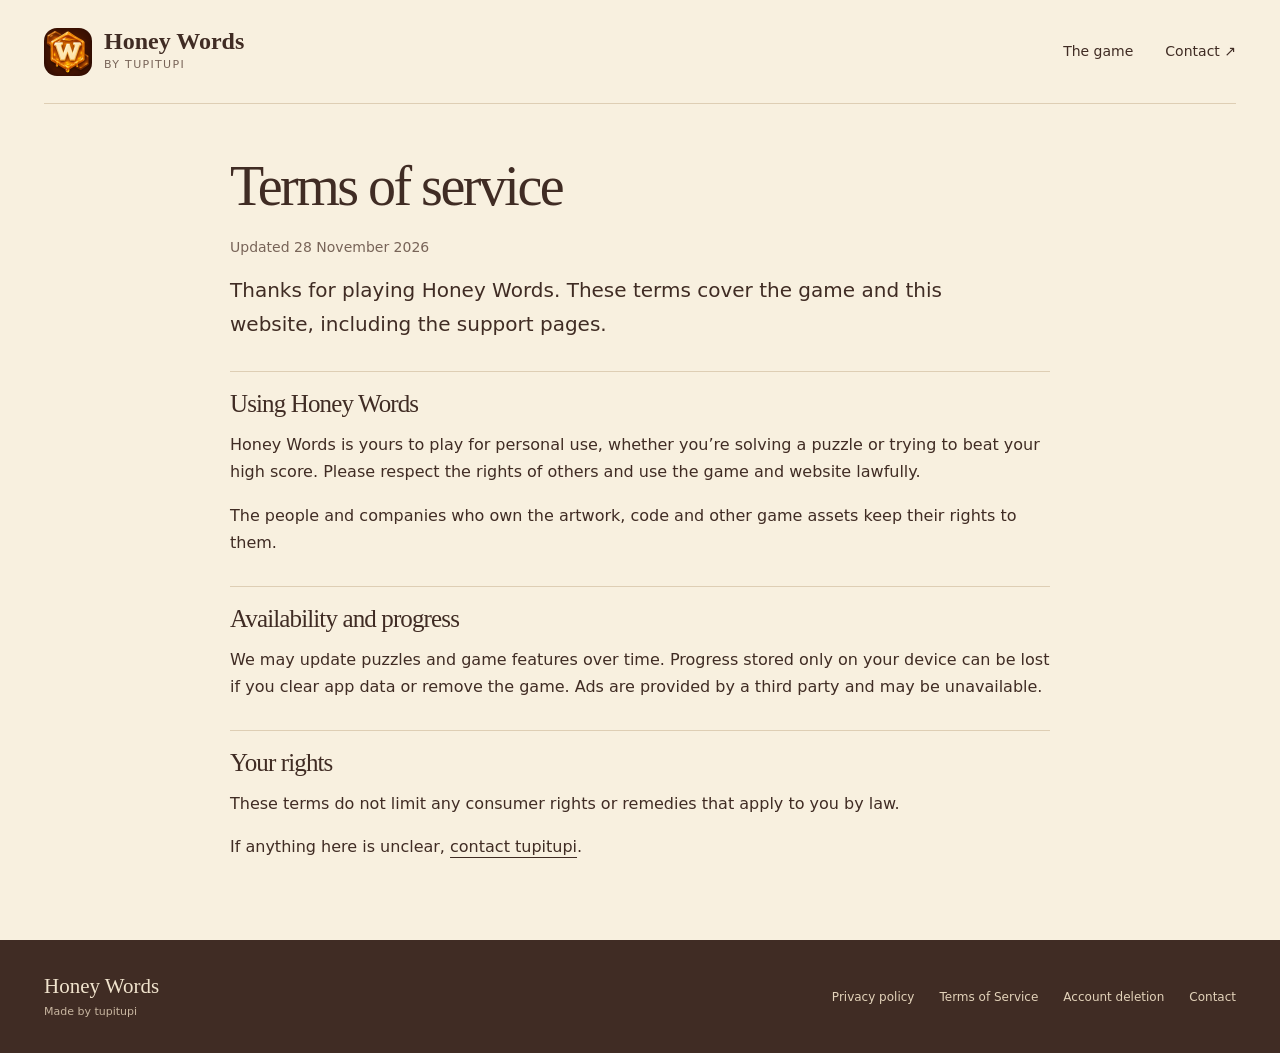
<file: honeywords/terms.html>
<!doctype html>
<html lang="en">
<head>
  <meta charset="utf-8">
  <meta name="viewport" content="width=device-width, initial-scale=1">
  <meta name="description" content="Terms for using the Honey Words game and website.">
  <title>Terms of service | Honey Words</title>
  <meta name="theme-color" content="#f8f0df">
  <link rel="icon" type="image/png" href="icon.png">
  <link rel="stylesheet" href="style.css">
</head>
<body>
  <a class="skip" href="#main">Skip to content</a>
  <header class="site-header wrap">
    <a class="brand" href="./" aria-label="Honey Words home"><img src="icon.png" alt="" width="48" height="48"><span>Honey Words<small>by tupitupi</small></span></a>
    <nav aria-label="Main"><a href="./#the-game">The game</a><a href="mailto:tupitupigames@gmail.com">Contact <span aria-hidden="true">↗</span></a></nav>
  </header>
  <main class="policy wrap" id="main">
    <h1>Terms of service</h1>
    <p class="small">Updated 28 November 2026</p>
    <p class="intro">Thanks for playing Honey Words. These terms cover the game and this website, including the support pages.</p>

    <h2>Using Honey Words</h2>
    <p>Honey Words is yours to play for personal use, whether you’re solving a puzzle or trying to beat your high score. Please respect the rights of others and use the game and website lawfully.</p>
    <p>The people and companies who own the artwork, code and other game assets keep their rights to them.</p>

    <h2>Availability and progress</h2>
    <p>We may update puzzles and game features over time. Progress stored only on your device can be lost if you clear app data or remove the game. Ads are provided by a third party and may be unavailable.</p>

    <h2>Your rights</h2>
    <p>These terms do not limit any consumer rights or remedies that apply to you by law.</p>
    <p>If anything here is unclear, <a href="contact.html">contact tupitupi</a>.</p>
  </main>
  <footer class="site-footer"><div class="wrap footer-inner"><span class="footer-brand">Honey Words <small>Made by tupitupi</small></span><nav aria-label="Legal and support"><a href="privacy.html">Privacy policy</a><a href="terms.html">Terms of Service</a><a href="account-deletion.html">Account deletion</a><a href="contact.html">Contact</a></nav></div></footer>
</body>
</html>
</file>
<file: cozysushi/landing.css>
:root{color-scheme:light;--paper:#f8f0df;--ink:#402c24;--muted:#786458;--red:#884332;--line:#deceb4;--gold:#c69752}
*{box-sizing:border-box}html{scroll-behavior:smooth;scroll-padding-top:28px}body{margin:0;background:var(--paper);color:var(--ink);font:16px/1.7 system-ui,-apple-system,BlinkMacSystemFont,"Segoe UI",sans-serif}a{color:inherit;text-underline-offset:5px}a:focus-visible{outline:3px solid var(--red);outline-offset:6px}img{display:block;max-width:100%;height:auto}.wrap{width:min(1200px,calc(100% - 88px));margin-inline:auto}.skip{position:fixed;top:8px;left:8px;background:var(--ink);color:white;padding:10px;transform:translateY(-150%);z-index:10}.skip:focus{transform:none}.site-header{min-height:104px;display:flex;align-items:center;justify-content:space-between;border-bottom:1px solid var(--line);gap:24px}.brand{display:flex;align-items:center;gap:12px;text-decoration:none;line-height:1.1}.brand img{width:48px;height:48px;border-radius:13px}.brand span{font:700 24px/1.15 Georgia,serif}.brand small{display:block;font:11px/1.8 system-ui,sans-serif;letter-spacing:.12em;text-transform:uppercase;color:var(--muted)}nav{display:flex;gap:32px;flex-wrap:wrap}nav a{font-size:14px;text-decoration:none}nav a:hover{text-decoration:underline}.hero{padding-top:74px;padding-bottom:75px;display:grid;grid-template-columns:1fr 1.12fr;align-items:center;gap:48px}.eyebrow{text-transform:uppercase;letter-spacing:.14em;font-size:11px;font-weight:700;line-height:1.6;color:var(--red);margin:0 0 22px}.hero .eyebrow span{font-size:21px;vertical-align:-2px;margin-right:8px}h1,h2,h3,p,figure{margin-top:0}h1{font:500 clamp(42px,4.4vw,65px)/1.1 Georgia,"Times New Roman",serif;letter-spacing:-.045em;margin-bottom:24px}h1 em{color:var(--red);font-weight:400}.lead{max-width:400px;font-size:17px;line-height:1.8;color:var(--muted);margin-bottom:28px}.button{display:inline-flex;align-items:center;gap:44px;text-decoration:none;background:var(--red);color:#fff8e9;border:1px solid var(--red);border-radius:5px;padding:13px 23px;font-size:14px;font-weight:600;transition:background .15s}.button:hover{background:#6e3427}.availability{font-size:12px;color:var(--muted);margin:17px 0 0;display:flex;align-items:center;gap:8px}.status-dot{width:6px;height:6px;background:var(--gold);border-radius:50%}.hero-picture{margin:0;transform:rotate(1.2deg)}.picture-frame{background:#6b452e;padding:9px;border:1px solid #5d3b28;box-shadow:0 16px 30px #52371f20,0 0 0 5px #ecdfc7;border-radius:4px}.picture-frame img{width:100%;height:362px;object-fit:cover;object-position:50% 50%;border-radius:1px;image-rendering:auto}.hero-picture figcaption{display:flex;align-items:center;justify-content:space-between;gap:12px;font-size:10px;color:var(--muted);margin-top:18px;padding-inline:3px}.caption-mark{font-size:13px;letter-spacing:.06em;color:var(--red)}.restaurant{border-top:1px solid var(--line);padding-top:65px;padding-bottom:70px;display:grid;grid-template-columns:.9fr 1.1fr;gap:90px}h2{font:400 clamp(32px,3.2vw,44px)/1.15 Georgia,serif;letter-spacing:-.035em;margin-bottom:23px}.section-heading>p:last-child,.menu-copy>p:last-child{color:var(--muted);max-width:330px;font-size:15px}.restaurant-steps article{padding:0 0 24px;margin:0 0 24px;border-bottom:1px solid var(--line)}.restaurant-steps article:last-child{border-bottom:0;margin-bottom:0;padding-bottom:0}.step-number{font-size:10px;letter-spacing:.12em;color:var(--red);font-weight:700}h3{font:400 25px/1.25 Georgia,serif;margin:10px 0}.restaurant-steps p{font-size:14px;line-height:1.8;color:var(--muted);max-width:440px;margin-bottom:0}.menu-section{background:#eadfc9;border-block:1px solid var(--line)}.menu-inner{padding-block:62px;display:grid;grid-template-columns:.85fr 1.4fr;gap:40px;align-items:center}.menu-dishes{display:grid;grid-template-columns:repeat(3,minmax(0,1fr));align-items:center;gap:8px}.menu-dishes figure{margin:0;text-align:center}.menu-dishes img{width:100%;aspect-ratio:1;object-fit:contain;image-rendering:pixelated}.menu-dishes figcaption{font-size:12px;color:#695143;margin-top:12px}.closing{padding-block:78px;text-align:center}.closing .eyebrow{margin-bottom:16px}.closing h2{margin-bottom:18px}.closing p:not(.eyebrow){font-size:15px;color:var(--muted);margin-bottom:18px}.text-link{font-size:14px;font-weight:600;color:var(--red);overflow-wrap:anywhere}.site-footer{background:var(--ink);color:#f0e3cd}.footer-inner{display:flex;align-items:center;justify-content:space-between;padding-block:32px;gap:24px}.footer-brand{font:400 21px/1.4 Georgia,serif}.footer-brand small{display:block;color:#c8b6a0;font:11px/1.8 system-ui,sans-serif}.site-footer nav{gap:25px}.site-footer a{font-size:12px;color:#e3d3ba}
@media(min-width:1500px){.hero{padding-block:95px}.picture-frame img{height:390px}}
@media(max-width:960px){.wrap{width:calc(100% - 48px)}.hero{gap:28px;padding-block:50px}h1{font-size:43px}.picture-frame img{height:320px}.hero-picture figcaption{font-size:9px}.caption-mark{font-size:11px}.restaurant{gap:44px}.menu-inner{grid-template-columns:1fr 1.4fr;gap:20px}.menu-copy h2{font-size:32px}}
@media(max-width:680px){.wrap{width:calc(100% - 40px)}.site-header{min-height:88px}.brand span{font-size:21px}.brand img{width:40px;height:40px}.site-header nav{gap:17px}.site-header nav a{font-size:12px}.hero{grid-template-columns:1fr;gap:36px;padding-top:42px;padding-bottom:45px}h1{font-size:clamp(40px,9vw,58px)}.lead{max-width:440px}.picture-frame img{height:auto;aspect-ratio:1.7;object-fit:cover}.hero-picture{transform:rotate(.6deg)}.hero-picture figcaption{font-size:10px}.restaurant{grid-template-columns:1fr;gap:27px;padding-block:44px}.section-heading>p:last-child{max-width:440px}.restaurant-steps article{padding-bottom:22px;margin-bottom:22px}.menu-inner{grid-template-columns:1fr;padding-block:42px;gap:15px}.menu-copy h2 br{display:none}.menu-copy>p:last-child{max-width:440px}.menu-dishes{gap:4px}.menu-dishes figcaption{font-size:11px}.closing{padding-block:48px}.footer-inner{align-items:flex-start;flex-direction:column;gap:20px}.site-footer nav{gap:21px}}
@media(prefers-reduced-motion:reduce){html{scroll-behavior:auto}.button{transition:none}}

/* Keep the welcome copy readable beneath the restaurant illustration. */
.hero-picture figcaption{flex-direction:column;align-items:flex-start;gap:6px;font-size:12px;line-height:1.7}
</file>
<file: honeywords/style.css>
:root{color-scheme:light;--paper:#f8f0df;--ink:#402c24;--muted:#786458;--red:#884332;--line:#deceb4;--gold:#c69752}
*{box-sizing:border-box}html{scroll-behavior:smooth;scroll-padding-top:28px}body{margin:0;background:var(--paper);color:var(--ink);font:16px/1.7 system-ui,-apple-system,BlinkMacSystemFont,"Segoe UI",sans-serif}a{color:inherit;text-underline-offset:5px}a:focus-visible{outline:3px solid var(--red);outline-offset:6px}img{display:block;max-width:100%;height:auto}.wrap{width:min(1200px,calc(100% - 88px));margin-inline:auto}.skip{position:fixed;top:8px;left:8px;background:var(--ink);color:white;padding:10px;transform:translateY(-150%);z-index:10}.skip:focus{transform:none}.site-header{min-height:104px;display:flex;align-items:center;justify-content:space-between;border-bottom:1px solid var(--line);gap:24px}.brand{display:flex;align-items:center;gap:12px;text-decoration:none;line-height:1.1}.brand img{width:48px;height:48px;border-radius:13px}.brand span{font:700 24px/1.15 Georgia,serif}.brand small{display:block;font:11px/1.8 system-ui,sans-serif;letter-spacing:.12em;text-transform:uppercase;color:var(--muted)}nav{display:flex;gap:32px;flex-wrap:wrap}nav a{font-size:14px;text-decoration:none}nav a:hover{text-decoration:underline}.hero{padding-top:74px;padding-bottom:75px;display:grid;grid-template-columns:1fr 1.12fr;align-items:center;gap:48px}.eyebrow{text-transform:uppercase;letter-spacing:.14em;font-size:11px;font-weight:700;line-height:1.6;color:var(--red);margin:0 0 22px}.hero .eyebrow span{font-size:21px;vertical-align:-2px;margin-right:8px}h1,h2,h3,p,figure{margin-top:0}h1{font:500 clamp(42px,4.4vw,65px)/1.1 Georgia,"Times New Roman",serif;letter-spacing:-.045em;margin-bottom:24px}h1 em{color:var(--red);font-weight:400}.lead{max-width:400px;font-size:17px;line-height:1.8;color:var(--muted);margin-bottom:28px}.button{display:inline-flex;align-items:center;gap:44px;text-decoration:none;background:var(--red);color:#fff8e9;border:1px solid var(--red);border-radius:5px;padding:13px 23px;font-size:14px;font-weight:600;transition:background .15s}.button:hover{background:#6e3427}.availability{font-size:12px;color:var(--muted);margin:17px 0 0;display:flex;align-items:center;gap:8px}.status-dot{width:6px;height:6px;background:var(--gold);border-radius:50%}.hero-picture{margin:0;transform:rotate(1.2deg)}.picture-frame{background:#6b452e;padding:9px;border:1px solid #5d3b28;box-shadow:0 16px 30px #52371f20,0 0 0 5px #ecdfc7;border-radius:4px}.picture-frame img{width:100%;height:362px;object-fit:cover;object-position:50% 50%;border-radius:1px;image-rendering:auto}.hero-picture figcaption{display:flex;align-items:center;justify-content:space-between;gap:12px;font-size:10px;color:var(--muted);margin-top:18px;padding-inline:3px}.caption-mark{font-size:13px;letter-spacing:.06em;color:var(--red)}.restaurant{border-top:1px solid var(--line);padding-top:65px;padding-bottom:70px;display:grid;grid-template-columns:.9fr 1.1fr;gap:90px}h2{font:400 clamp(32px,3.2vw,44px)/1.15 Georgia,serif;letter-spacing:-.035em;margin-bottom:23px}.section-heading>p:last-child,.menu-copy>p:last-child{color:var(--muted);max-width:330px;font-size:15px}.restaurant-steps article{padding:0 0 24px;margin:0 0 24px;border-bottom:1px solid var(--line)}.restaurant-steps article:last-child{border-bottom:0;margin-bottom:0;padding-bottom:0}.step-number{font-size:10px;letter-spacing:.12em;color:var(--red);font-weight:700}h3{font:400 25px/1.25 Georgia,serif;margin:10px 0}.restaurant-steps p{font-size:14px;line-height:1.8;color:var(--muted);max-width:440px;margin-bottom:0}.menu-section{background:#eadfc9;border-block:1px solid var(--line)}.menu-inner{padding-block:62px;display:grid;grid-template-columns:.85fr 1.4fr;gap:40px;align-items:center}.menu-dishes{display:grid;grid-template-columns:repeat(3,minmax(0,1fr));align-items:center;gap:8px}.menu-dishes figure{margin:0;text-align:center}.menu-dishes img{width:100%;aspect-ratio:1;object-fit:contain;image-rendering:pixelated}.menu-dishes figcaption{font-size:12px;color:#695143;margin-top:12px}.closing{padding-block:78px;text-align:center}.closing .eyebrow{margin-bottom:16px}.closing h2{margin-bottom:18px}.closing p:not(.eyebrow){font-size:15px;color:var(--muted);margin-bottom:18px}.text-link{font-size:14px;font-weight:600;color:var(--red);overflow-wrap:anywhere}.site-footer{background:var(--ink);color:#f0e3cd}.footer-inner{display:flex;align-items:center;justify-content:space-between;padding-block:32px;gap:24px}.footer-brand{font:400 21px/1.4 Georgia,serif}.footer-brand small{display:block;color:#c8b6a0;font:11px/1.8 system-ui,sans-serif}.site-footer nav{gap:25px}.site-footer a{font-size:12px;color:#e3d3ba}
@media(min-width:1500px){.hero{padding-block:95px}.picture-frame img{height:390px}}
@media(max-width:960px){.wrap{width:calc(100% - 48px)}.hero{gap:28px;padding-block:50px}h1{font-size:43px}.picture-frame img{height:320px}.hero-picture figcaption{font-size:9px}.caption-mark{font-size:11px}.restaurant{gap:44px}.menu-inner{grid-template-columns:1fr 1.4fr;gap:20px}.menu-copy h2{font-size:32px}}
@media(max-width:680px){.wrap{width:calc(100% - 40px)}.site-header{min-height:88px}.brand span{font-size:21px}.brand img{width:40px;height:40px}.site-header nav{gap:17px}.site-header nav a{font-size:12px}.hero{grid-template-columns:1fr;gap:36px;padding-top:42px;padding-bottom:45px}h1{font-size:clamp(40px,9vw,58px)}.lead{max-width:440px}.picture-frame img{height:auto;aspect-ratio:1.7;object-fit:cover}.hero-picture{transform:rotate(.6deg)}.hero-picture figcaption{font-size:10px}.restaurant{grid-template-columns:1fr;gap:27px;padding-block:44px}.section-heading>p:last-child{max-width:440px}.restaurant-steps article{padding-bottom:22px;margin-bottom:22px}.menu-inner{grid-template-columns:1fr;padding-block:42px;gap:15px}.menu-copy h2 br{display:none}.menu-copy>p:last-child{max-width:440px}.menu-dishes{gap:4px}.menu-dishes figcaption{font-size:11px}.closing{padding-block:48px}.footer-inner{align-items:flex-start;flex-direction:column;gap:20px}.site-footer nav{gap:21px}}
@media(prefers-reduced-motion:reduce){html{scroll-behavior:auto}.button{transition:none}}

/* Keep the welcome copy readable beneath the restaurant illustration. */
.hero-picture figcaption{flex-direction:column;align-items:flex-start;gap:6px;font-size:12px;line-height:1.7}

.game-boards{grid-template-columns:repeat(2,minmax(0,1fr));gap:22px}
.game-boards img{width:auto;max-width:100%;max-height:325px;margin:auto;aspect-ratio:auto;border:1px solid var(--line);border-radius:5px;image-rendering:auto}
.policy{max-width:820px;padding-block:52px 64px}
.policy h1{font-size:clamp(36px,6vw,56px);margin-bottom:18px}
.policy h2{font-size:25px;border-top:1px solid var(--line);padding-top:18px;margin:30px 0 12px}
.policy p,.policy a{overflow-wrap:anywhere}
.intro{font-size:20px;max-width:60ch}
.action{display:inline-block;padding:13px 23px;margin:6px 0 16px;background:var(--red);color:#fff8e9;border-radius:5px;font-size:14px;font-weight:600;text-decoration:none}
.action:hover{background:#6e3427}
.notice{padding:16px 20px;margin:16px 0 22px;background:#f3e7cb;border-left:4px solid var(--gold)}
.notice p:last-child{margin:0}
.small{font-size:14px;color:var(--muted)}
@media(max-width:380px){.site-header{gap:12px}.site-header nav{gap:9px}}

.hero{isolation:isolate}
.hero .button{
  clip-path:polygon(13px 0,calc(100% - 13px) 0,100% 50%,calc(100% - 13px) 100%,13px 100%,0 50%);
  padding-inline:29px;background:#843e21;border:0
}
.hero .button:hover,.hero .button:focus-visible{background:#5e2c18}
.hero .button:focus-visible{text-decoration:underline;text-decoration-thickness:2px}
.hero-picture{position:relative}
.honeycomb{position:absolute;z-index:-1;inset:-28px -16px auto auto;width:214px;height:154px;pointer-events:none}
.honeycomb span{
  position:absolute;width:74px;height:64px;background:#d2a261;
  clip-path:polygon(25% 0,75% 0,100% 50%,75% 100%,25% 100%,0 50%);
}
.honeycomb span::after{
  content:"";position:absolute;inset:2px;background:#f6e6c6;
  clip-path:inherit;
}
.honeycomb span:nth-child(1){left:0;top:34px}
.honeycomb span:nth-child(2){left:58px;top:1px}
.honeycomb span:nth-child(3){left:58px;top:67px}
.honeycomb span:nth-child(4){left:116px;top:34px}
.honeycomb span:nth-child(5){left:116px;top:100px}
.honeycomb span:nth-child(2)::after,.honeycomb span:nth-child(5)::after{background:#eac384}
.hero .picture-frame{
  --hero-hexagon:polygon(25% 0,75% 0,100% 50%,75% 100%,25% 100%,0 50%);
  display:grid;place-items:center;width:100%;max-width:490px;margin-inline:auto;
  aspect-ratio:1.154700538;border:0;border-radius:0;padding:0;
  background:#885526;clip-path:var(--hero-hexagon);
}
.hero .picture-frame img{
  width:96%;height:auto;aspect-ratio:1.154700538;border-radius:0;
  object-fit:cover;object-position:50% 50%;clip-path:var(--hero-hexagon);
}
.hero-picture{transform:none;filter:drop-shadow(0 14px 15px #52371f32)}
.restaurant-steps article{position:relative;padding-left:36px}
.restaurant-steps article::before{
  content:"";position:absolute;top:5px;left:1px;width:22px;height:20px;background:#c68639;
  clip-path:polygon(25% 0,75% 0,100% 50%,75% 100%,25% 100%,0 50%);
}
.restaurant-steps article:nth-child(2)::before{background:#a8572e}
.menu-section{background-color:#eddec0}
.game-boards figure{
  background:#f5e8cd;padding:16px 10px 19px;
  clip-path:polygon(14px 0,calc(100% - 14px) 0,100% 21px,100% calc(100% - 21px),calc(100% - 14px) 100%,14px 100%,0 calc(100% - 21px),0 21px);
}
@media(max-width:680px){.honeycomb{inset:-23px -12px auto auto;transform:scale(.75);transform-origin:top right}}
</file>
<file: cozysushi/style.css>
:root{color-scheme:light;--ink:#402b22;--muted:#746052;--paper:#faf1db;--red:#894233;--line:#ddc9ac}
*{box-sizing:border-box}body{margin:0;background:#f5ecdc;color:var(--ink);font:17px/1.65 system-ui,-apple-system,BlinkMacSystemFont,"Segoe UI",sans-serif}a{color:var(--red);text-underline-offset:3px}a:hover{text-decoration-thickness:2px}a:focus-visible,button:focus-visible{outline:3px solid #894233;outline-offset:5px}header,main,footer{max-width:880px;margin:auto;padding:28px 32px}header{display:flex;justify-content:space-between;gap:24px;border-bottom:1px solid var(--line);font-size:15px}header a{font-weight:700;text-decoration:none}.brand{letter-spacing:.04em}main{padding-top:52px;padding-bottom:56px}h1{font-family:Georgia,serif;font-size:clamp(32px,5vw,48px);font-weight:500;line-height:1.15;margin:0 0 22px}h2{font-size:21px;line-height:1.35;margin:36px 0 14px}p{margin:0 0 18px}.eyebrow{color:var(--red);font-size:13px;letter-spacing:.14em;font-weight:700;text-transform:uppercase}.intro{font-size:20px;max-width:700px}.action{display:inline-block;padding:15px 24px;border:2px solid var(--red);border-radius:7px;color:white;background:var(--red);font-weight:650;text-decoration:none;margin:8px 0 14px}.action:hover{background:#71372b}section{padding:2px 0 10px}li{margin:10px 0}ul,ol{padding-left:26px}.notice{padding:22px 26px;border-left:4px solid #b99154;background:var(--paper);margin:24px 0}.notice p:last-child{margin-bottom:0}.email{overflow-wrap:anywhere}footer{border-top:1px solid var(--line);color:var(--muted);font-size:14px;display:flex;justify-content:space-between;gap:20px}.small{font-size:15px;color:var(--muted)}.policy p{overflow-wrap:anywhere}.policy h2{padding-top:12px;border-top:1px solid var(--line)}@media(max-width:600px){header,main,footer{padding-left:22px;padding-right:22px}header,footer{flex-wrap:wrap}main{padding-top:36px}.intro{font-size:18px}.action{width:100%;text-align:center}}
</file>
